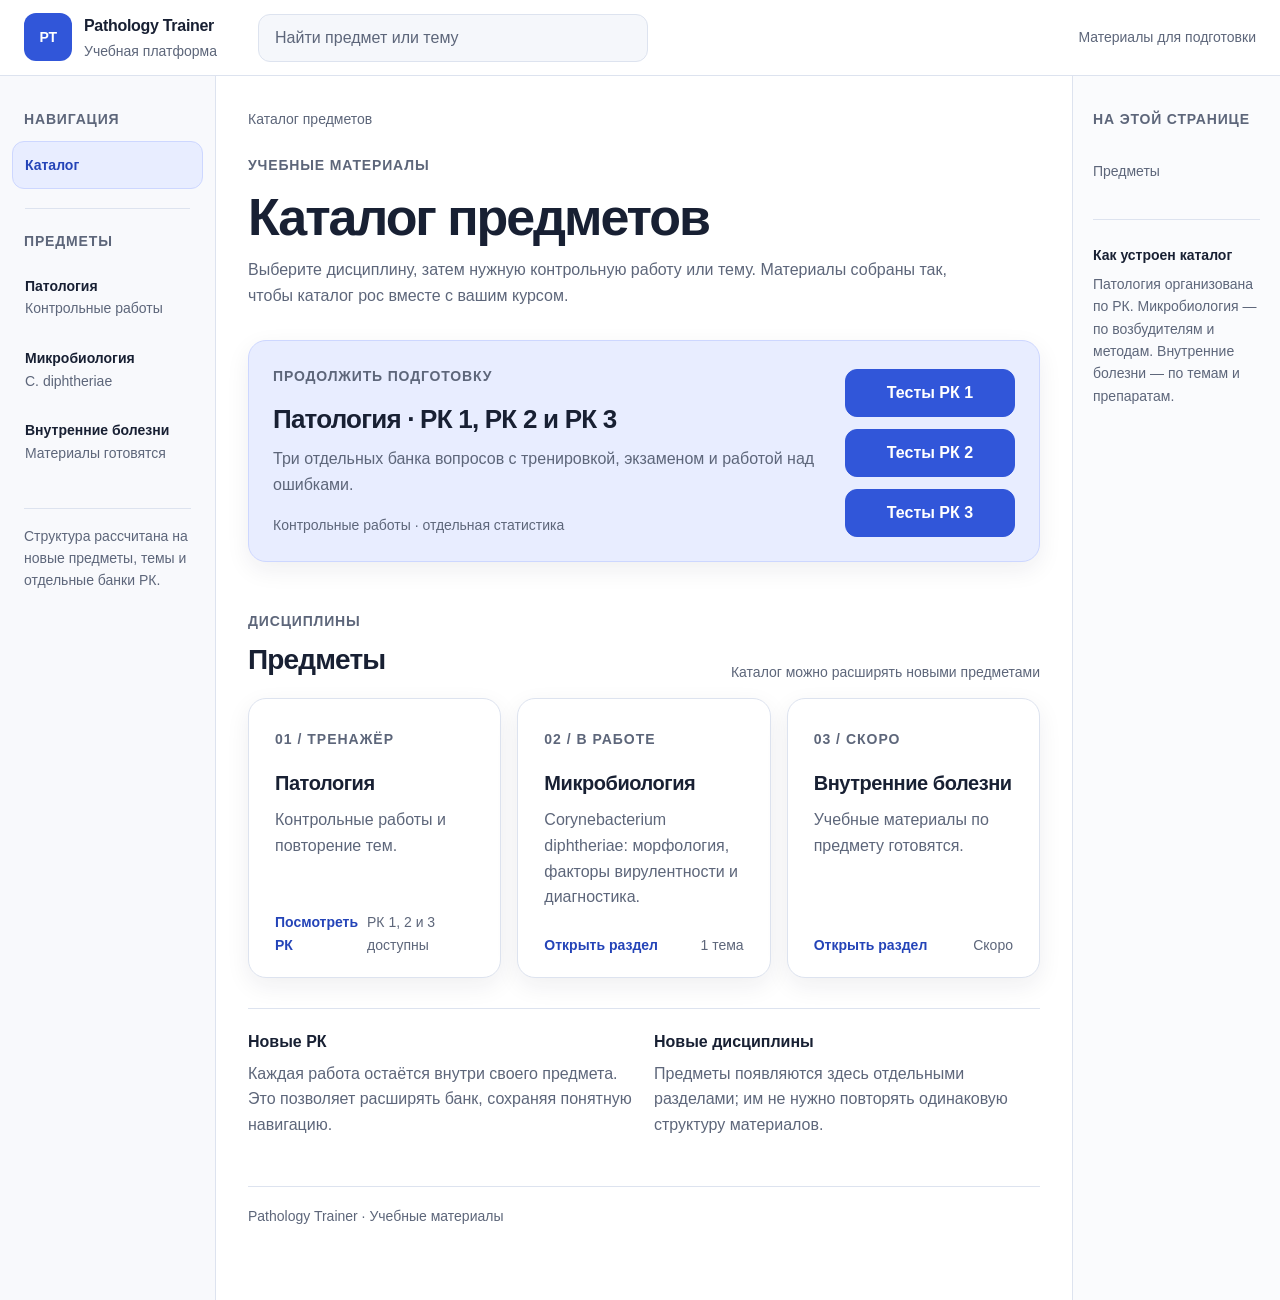
<file: index.html>
<!doctype html>
<html lang="ru">
<head>
  <meta charset="utf-8">
  <meta name="viewport" content="width=device-width, initial-scale=1">
  <meta name="theme-color" content="#F5F7FB">
  <meta name="color-scheme" content="light">
  <meta name="description" content="Учебные материалы по патологии, микробиологии и внутренним болезням. Тренировка, экзамен и работа над ошибками по патологии.">
  <meta name="robots" content="noindex, nofollow, noarchive">
  <meta name="referrer" content="no-referrer">
  <meta http-equiv="Content-Security-Policy" content="default-src 'self'; script-src 'self'; style-src 'self'; img-src 'self' data:; connect-src 'self'; worker-src 'self'; manifest-src 'self'; object-src 'none'; frame-src 'none'; media-src 'none'; base-uri 'none'; form-action 'none'">
  <link rel="manifest" href="manifest.webmanifest">
  <link rel="apple-touch-icon" href="icons/apple-touch-icon.png">
  <link rel="icon" href="icons/icon-192.png" sizes="192x192">
  <title>Pathology Trainer — учебные материалы</title>
  <link rel="stylesheet" href="css/catalog.css">
  <link rel="stylesheet" href="css/design-system.css">
  <link rel="stylesheet" href="css/unified.css">
</head>
<body>
  <div class="app">
    <header class="topbar">
      <button class="brand" type="button" data-view="catalog" aria-label="Открыть каталог предметов">
        <span class="brand-mark">PT</span>
        <span><span class="brand-name">Pathology Trainer</span><span class="brand-sub">Учебная платформа</span></span>
      </button>
      <div class="search-wrap">
        <input id="site-search" class="site-search" type="search" placeholder="Найти предмет или тему" aria-label="Поиск по предметам и темам" autocomplete="off">
        <div id="search-results" class="search-results" hidden></div>
      </div>
      <div class="topbar-note">Материалы для подготовки</div>
    </header>
    <aside class="sidebar" aria-label="Основная навигация">
      <div class="side-title">Навигация</div>
      <nav class="side-nav" aria-label="Разделы">
        <button class="side-item" type="button" data-view="catalog">Каталог</button>
      </nav>
      <div class="side-divider"></div>
      <div class="side-title">Предметы</div>
      <nav class="side-nav" aria-label="Предметы">
        <button class="side-item" type="button" data-view="pathology">Патология<small>Контрольные работы</small></button>
        <button class="side-item" type="button" data-view="micro">Микробиология<small>C. diphtheriae</small></button>
        <button class="side-item" type="button" data-view="internal">Внутренние болезни<small>Материалы готовятся</small></button>
      </nav>
      <div class="sidebar-note">Структура рассчитана на новые предметы, темы и отдельные банки РК.</div>
    </aside>
    <main class="main" id="main"><div class="main-inner" id="main-inner"></div></main>
    <aside class="rail" aria-label="Оглавление и справка"><div class="rail-inner" id="rail-inner"></div></aside>
  </div>
  <script src="js/catalog.js"></script>
  <script src="js/pwa.js"></script>
</body>
</html>
</file>
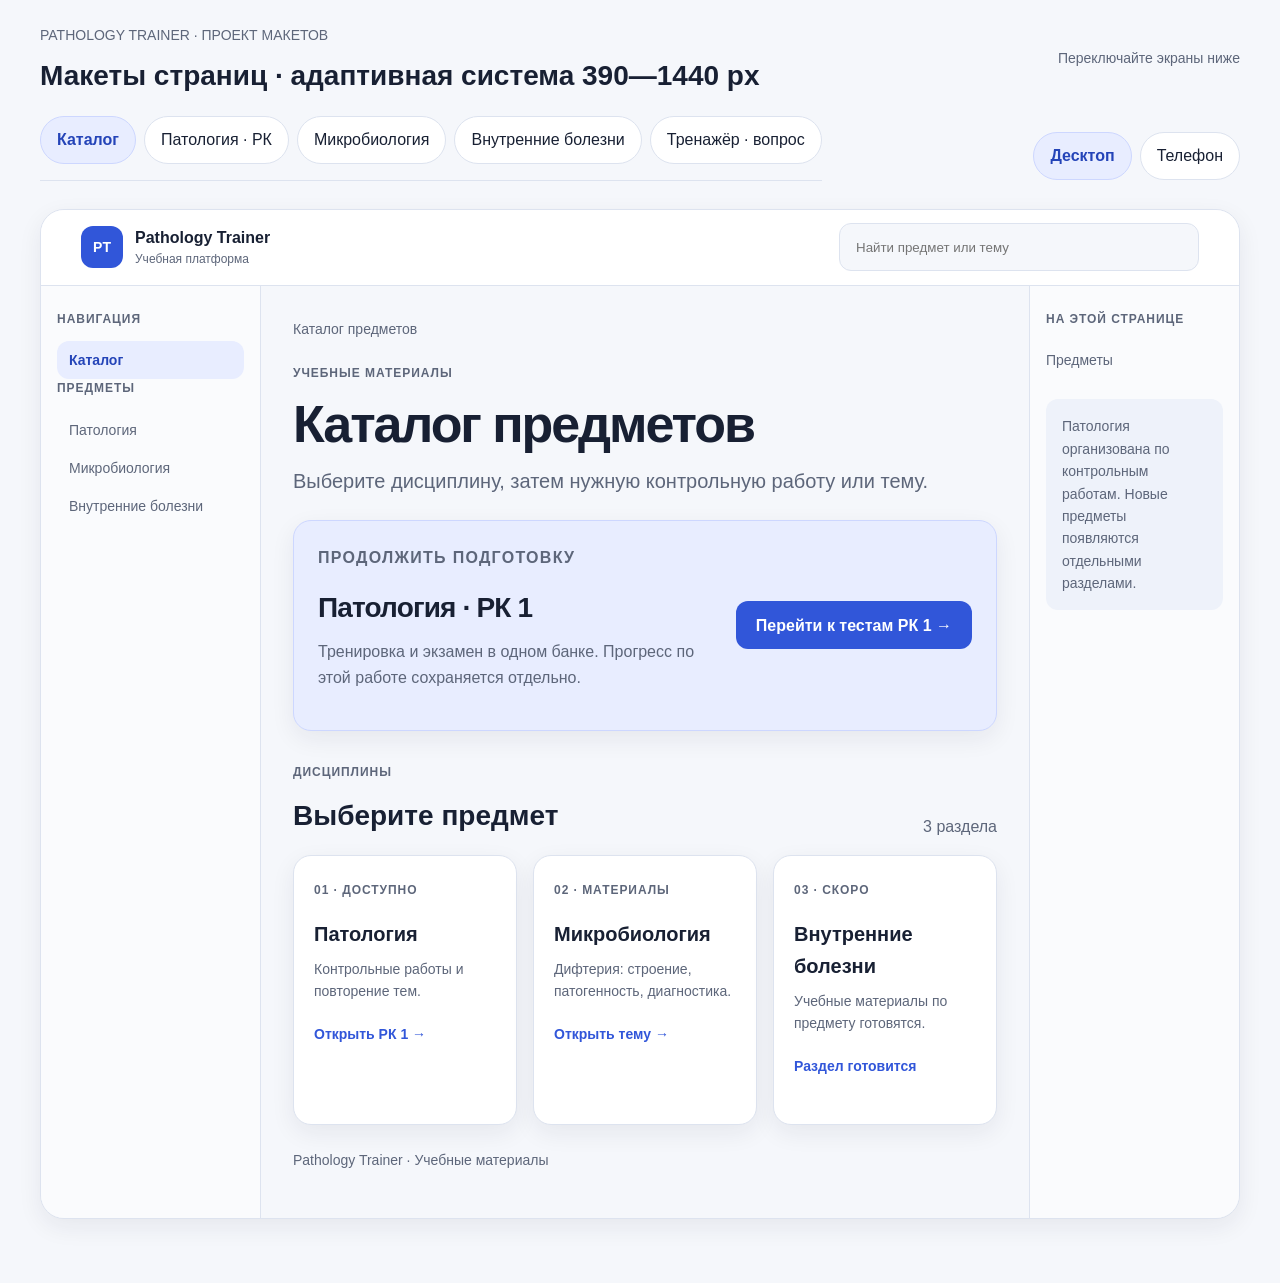
<file: mockups/index.html>
<!doctype html>
<html lang="ru">
<head>
  <meta charset="utf-8">
  <meta name="viewport" content="width=device-width,initial-scale=1">
  <title>Pathology Trainer — макеты страниц</title>
  <link rel="stylesheet" href="../css/design-system.css">
  <style>
    *{box-sizing:border-box} body{margin:0;background:var(--color-page);color:var(--color-ink);font:var(--weight-regular) var(--font-size-md)/var(--line-body) var(--font-sans)}
    button,a{font:inherit} button{cursor:pointer} a{color:inherit}.stage{max-width:var(--content-max);margin:auto;padding:var(--space-6) var(--page-gutter-desktop) 64px}
    .stage-head{display:flex;justify-content:space-between;align-items:center;gap:var(--space-5);margin-bottom:var(--space-6)}.stage-title{margin:0;font-size:var(--font-size-xl);line-height:var(--line-heading)}.stage-kicker{color:var(--color-muted);font-size:var(--font-size-sm)}
    .preview-toolbar{display:flex;align-items:center;justify-content:space-between;gap:var(--space-4);flex-wrap:wrap;margin-bottom:var(--space-3)}.screen-tabs{display:flex;gap:var(--space-2);overflow-x:auto;padding:0 0 var(--space-4);margin-bottom:var(--space-4);border-bottom:1px solid var(--color-line)}.screen-tab,.viewport-tab{min-height:var(--height-control);padding:0 var(--space-4);border:1px solid var(--color-line);border-radius:var(--radius-pill);background:var(--color-surface);white-space:nowrap;color:var(--color-ink)}.screen-tab[aria-selected=true],.viewport-tab[aria-selected=true]{color:var(--color-primary-dark);border-color:var(--color-primary-border);background:var(--color-primary-soft);font-weight:var(--weight-medium)}.viewport-picker{display:flex;gap:var(--space-2)}
    .canvas{min-height:760px;overflow:hidden;border:1px solid var(--color-line);border-radius:var(--radius-panel);background:var(--color-page);box-shadow:var(--shadow-card)}.mock-top{display:flex;align-items:center;justify-content:space-between;gap:var(--space-4);min-height:var(--height-catalog-header);padding:var(--space-3) var(--page-gutter-desktop);border-bottom:1px solid var(--color-line);background:var(--color-surface)}.brand{display:flex;align-items:center;gap:var(--space-3);font-weight:var(--weight-bold)}.mark{display:grid;place-items:center;width:42px;height:42px;border-radius:var(--radius-control);background:var(--color-primary);color:white;font-size:var(--font-size-sm)}.brand small{display:block;color:var(--color-muted);font-size:var(--font-size-xs);font-weight:var(--weight-regular)}.mock-search{width:min(360px,42vw);height:var(--height-control);padding:0 var(--space-4);border:1px solid var(--color-line);border-radius:var(--radius-control);background:var(--color-page);color:var(--color-muted)}
    .catalog-layout{display:grid;grid-template-columns:220px minmax(0,1fr) 210px;min-height:680px}.mock-sidebar,.mock-rail{padding:var(--space-6) var(--space-4);background:var(--color-surface-muted)}.mock-sidebar{border-right:1px solid var(--color-line)}.mock-rail{border-left:1px solid var(--color-line)}.navlabel,.eyebrow{color:var(--color-muted);font-size:var(--font-size-xs);font-weight:var(--weight-bold);letter-spacing:.08em;text-transform:uppercase}.navlabel{margin:0 0 var(--space-3)}.navitem{display:block;padding:var(--space-2) var(--space-3);border-radius:var(--radius-control);color:var(--color-muted);font-size:var(--font-size-sm)}.navitem.active{background:var(--color-primary-soft);color:var(--color-primary-dark);font-weight:var(--weight-medium)}.mock-main{min-width:0;padding:var(--space-8)}.crumb{margin-bottom:var(--space-6);color:var(--color-muted);font-size:var(--font-size-sm)}h1,h2,h3,p{margin-top:0}.mock-main h1{margin-bottom:var(--space-3);font-size:var(--font-size-display);line-height:var(--line-heading);letter-spacing:-.04em}.lead{max-width:720px;margin-bottom:var(--space-6);color:var(--color-muted);font-size:var(--font-size-lg);line-height:1.5}.feature,.panel,.feature-card,.subject-card,.mode-card,.notice,.question-card{border:1px solid var(--color-line);border-radius:var(--radius-card);background:var(--color-surface);box-shadow:var(--shadow-card)}.feature{display:flex;justify-content:space-between;align-items:center;gap:var(--space-6);padding:var(--space-6);background:var(--color-primary-soft);border-color:var(--color-primary-border)}.feature h2{margin:var(--space-2) 0;font-size:var(--font-size-xl)}.feature p,.muted{color:var(--color-muted)}.action{display:inline-flex;justify-content:center;align-items:center;min-height:var(--height-control);padding:0 var(--space-5);border:0;border-radius:var(--radius-control);background:var(--color-primary);color:#fff;text-decoration:none;font-weight:var(--weight-medium);white-space:nowrap}.action:hover{background:var(--color-primary-dark)}.section-head{display:flex;justify-content:space-between;align-items:end;gap:var(--space-4);margin:var(--space-8) 0 var(--space-4)}.section-head h2{margin:var(--space-1) 0 0;font-size:var(--font-size-xl)}.subject-grid,.mode-grid{display:grid;grid-template-columns:repeat(3,minmax(0,1fr));gap:var(--space-4)}.subject-card,.mode-card{padding:var(--space-5)}.subject-card h3,.mode-card h3{margin:var(--space-4) 0 var(--space-2);font-size:var(--font-size-lg)}.subject-card p,.mode-card p{margin-bottom:0;color:var(--color-muted)}.subject-card .card-meta{margin-top:var(--space-5);color:var(--color-primary);font-size:var(--font-size-sm);font-weight:var(--weight-medium)}.notice{margin:var(--space-6) 0;padding:var(--space-4);box-shadow:none;color:var(--color-muted)}.tabs{display:flex;gap:var(--space-2);overflow:auto;margin:var(--space-5) 0;padding-bottom:var(--space-2)}.tab{min-height:var(--height-control);padding:0 var(--space-4);border:1px solid var(--color-line);border-radius:var(--radius-pill);background:var(--color-surface)}.tab.active{border-color:var(--color-primary-border);background:var(--color-primary-soft);color:var(--color-primary-dark)}.panel{padding:var(--space-6)}.panel h2{margin:var(--space-2) 0;font-size:var(--font-size-xl)}.row{display:flex;gap:var(--space-4);padding:var(--space-4) 0;border-top:1px solid var(--color-line)}.row b{min-width:110px}.topic-grid{display:grid;grid-template-columns:1fr 1fr;gap:var(--space-4);margin-top:var(--space-5)}.topic{padding:var(--space-5);border:1px solid var(--color-line);border-radius:var(--radius-card);background:var(--color-surface)}.topic h3{margin-bottom:var(--space-2)}.topic p{margin:0;color:var(--color-muted)}.mock-rail .navitem{padding-inline:0}.mini-callout{margin-top:var(--space-5);padding:var(--space-4);border-radius:var(--radius-control);background:var(--color-surface-soft);color:var(--color-muted);font-size:var(--font-size-sm)}
    .trainer{max-width:1000px;margin:0 auto;padding:var(--space-6)}.trainer-head{position:sticky;top:0;display:flex;align-items:center;justify-content:space-between;gap:var(--space-4);min-height:64px;padding:var(--space-2) var(--space-5);background:var(--color-surface);border-bottom:1px solid var(--color-line);z-index:2}.trainer-head .mark{width:40px;height:40px}.trainer-head .brand{font-size:var(--font-size-sm)}.progress{height:8px;margin:var(--space-5) 0;background:var(--color-surface-soft);border-radius:var(--radius-pill)}.progress span{display:block;width:14%;height:100%;border-radius:inherit;background:var(--color-primary)}.question-card{max-width:760px;margin:var(--space-5) auto;padding:var(--space-6)}.question-card h2{margin:var(--space-5) 0;font-size:var(--font-size-xl);line-height:1.3}.answer{display:flex;align-items:center;gap:var(--space-3);min-height:var(--height-control-mobile);margin-top:var(--space-3);padding:var(--space-3) var(--space-4);border:1px solid var(--color-line);border-radius:var(--radius-control);background:var(--color-surface);text-align:left}.answer.selected{border-color:var(--color-primary);background:var(--color-primary-soft)}.letter{display:grid;place-items:center;width:32px;height:32px;flex:none;border-radius:var(--radius-control);background:var(--color-surface-soft);font-weight:var(--weight-medium)}.question-foot{display:flex;justify-content:space-between;gap:var(--space-3);margin-top:var(--space-5)}.secondary{min-height:var(--height-control);padding:0 var(--space-4);border:1px solid var(--color-line);border-radius:var(--radius-control);background:var(--color-surface);font-weight:var(--weight-medium)}.mobile-bottom{display:none}
    .view{display:none}.view.active{display:block}.footer-note{margin-top:var(--space-6);color:var(--color-muted);font-size:var(--font-size-sm)}.action{color:var(--color-surface)}
    @media(max-width:1100px){.catalog-layout{grid-template-columns:190px minmax(0,1fr)}.mock-rail{display:none}.subject-grid,.mode-grid{grid-template-columns:repeat(2,minmax(0,1fr))}.mock-main{padding:var(--space-6)}}
    @media(max-width:760px){.stage{padding:var(--space-4) var(--page-gutter-mobile) var(--space-8)}.stage-head{align-items:flex-start;flex-direction:column;margin-bottom:var(--space-4)}.stage-title{font-size:var(--font-size-lg)}.preview-toolbar{align-items:flex-start;flex-direction:column}.screen-tabs{margin:0 calc(-1 * var(--page-gutter-mobile)) var(--space-4);padding:0 var(--page-gutter-mobile) var(--space-3)}.canvas{min-height:850px;border-radius:var(--radius-card)}.canvas.mobile-preview{width:min(100%,390px)}.mock-top{position:sticky;top:0;z-index:3;display:grid;grid-template-columns:1fr auto;gap:var(--space-2);padding:var(--space-2) var(--page-gutter-mobile);min-height:auto}.brand .mark{width:38px;height:38px}.brand{font-size:var(--font-size-sm)}.brand small{display:none}.mock-search{grid-column:1/-1;width:100%;height:var(--height-control-mobile);font-size:var(--font-size-md)}.catalog-layout{display:block}.mock-sidebar{position:sticky;top:106px;z-index:2;display:flex;gap:var(--space-2);overflow:auto;padding:var(--space-2) var(--page-gutter-mobile);border-right:0;border-bottom:1px solid var(--color-line);background:var(--color-surface)}.navlabel,.mock-sidebar .navitem small{display:none}.navitem{flex:none;padding:var(--space-2) var(--space-3);border:1px solid transparent;white-space:nowrap}.mock-main{padding:var(--space-5) var(--page-gutter-mobile) var(--space-8)}.crumb{margin-bottom:var(--space-4)}.mock-main h1{font-size:clamp(36px,10vw,44px)}.lead{font-size:var(--font-size-md)}.feature{align-items:stretch;flex-direction:column;padding:var(--space-5)}.action{width:100%;min-height:var(--height-control-mobile);font-size:var(--font-size-md)}.section-head{align-items:flex-start;flex-direction:column;margin-top:var(--space-6)}.subject-grid,.mode-grid,.topic-grid{grid-template-columns:1fr}.subject-card{padding:var(--space-4)}.panel{padding:var(--space-5)}.row{display:block}.row b{display:block;margin-bottom:var(--space-1)}.trainer{padding:var(--space-3)}.trainer-head{min-height:var(--height-trainer-header-mobile);padding-inline:var(--page-gutter-mobile)}.question-card{padding:var(--space-5)}.question-card h2{font-size:var(--font-size-lg)}.question-foot{position:sticky;bottom:0;margin:var(--space-5) calc(-1 * var(--space-5)) calc(-1 * var(--space-5));padding:var(--space-3) var(--space-5) calc(var(--space-3) + env(safe-area-inset-bottom));background:rgba(255,255,255,.97);border-top:1px solid var(--color-line)}.question-foot .action{width:auto;flex:1}.desktop-crumb{display:none}}
    @media(max-width:760px){.canvas.desktop-preview .mock-top{display:flex;justify-content:space-between;padding:var(--space-3) var(--space-4)}.canvas.desktop-preview .brand small{display:block}.canvas.desktop-preview .mock-search{display:none}.canvas.desktop-preview .catalog-layout{display:grid;grid-template-columns:1fr 3fr}.canvas.desktop-preview .mock-sidebar{position:static;display:block;overflow:visible;padding:var(--space-4) var(--space-3);border-right:1px solid var(--color-line);border-bottom:0}.canvas.desktop-preview .mock-sidebar>div{display:block;margin-bottom:var(--space-4)}.canvas.desktop-preview .navlabel{display:block;writing-mode:initial;margin-bottom:var(--space-2)}.canvas.desktop-preview .mock-sidebar .navitem{display:block;overflow:visible;max-width:none;padding:var(--space-2);font-size:var(--font-size-xs);text-align:left;white-space:normal}.canvas.desktop-preview .mock-main{padding:var(--space-5)}.canvas.desktop-preview .mock-rail{display:none}.canvas.desktop-preview .feature{align-items:flex-start}.canvas.desktop-preview .feature .action{width:auto}.canvas.desktop-preview .subject-grid,.canvas.desktop-preview .topic-grid{grid-template-columns:1fr}.canvas.desktop-preview .row{display:flex}.canvas.desktop-preview .row b{margin:0}}
    @media(prefers-reduced-motion:reduce){*,*::before,*::after{scroll-behavior:auto!important;transition:none!important}}
    @media(max-width:760px){.mock-sidebar>div{display:contents}}
    @media(prefers-reduced-motion:reduce){*,*::before,*::after{scroll-behavior:auto!important;transition:none!important}}
  </style>
</head>
<body>
  <main class="stage">
    <header class="stage-head"><div><p class="stage-kicker">PATHOLOGY TRAINER · ПРОЕКТ МАКЕТОВ</p><h1 class="stage-title">Макеты страниц · адаптивная система 390—1440 px</h1></div><span class="stage-kicker">Переключайте экраны ниже</span></header>
    <div class="preview-toolbar"><nav class="screen-tabs" aria-label="Макеты страниц">
      <button class="screen-tab" aria-selected="true" data-screen="catalog">Каталог</button><button class="screen-tab" aria-selected="false" data-screen="pathology">Патология · РК</button><button class="screen-tab" aria-selected="false" data-screen="micro">Микробиология</button><button class="screen-tab" aria-selected="false" data-screen="internal">Внутренние болезни</button><button class="screen-tab" aria-selected="false" data-screen="trainer">Тренажёр · вопрос</button>
    </nav><div class="viewport-picker" aria-label="Размер макета"><button class="viewport-tab" aria-selected="true" data-viewport="desktop">Десктоп</button><button class="viewport-tab" aria-selected="false" data-viewport="mobile">Телефон</button></div></div>
    <section class="canvas desktop-preview">
      <div class="view active" id="catalog">
        <header class="mock-top"><div class="brand"><span class="mark">PT</span><span>Pathology Trainer<small>Учебная платформа</small></span></div><input class="mock-search" aria-label="Поиск" placeholder="Найти предмет или тему"></header>
        <div class="catalog-layout"><aside class="mock-sidebar"><div><p class="navlabel">Навигация</p><span class="navitem active">Каталог</span></div><div><p class="navlabel">Предметы</p><span class="navitem">Патология</span><span class="navitem">Микробиология</span><span class="navitem">Внутренние болезни</span></div></aside><article class="mock-main"><div class="crumb">Каталог предметов</div><p class="eyebrow">Учебные материалы</p><h1>Каталог предметов</h1><p class="lead">Выберите дисциплину, затем нужную контрольную работу или тему.</p><section class="feature"><div><p class="eyebrow">Продолжить подготовку</p><h2>Патология · РК 1</h2><p>Тренировка и экзамен в одном банке. Прогресс по этой работе сохраняется отдельно.</p></div><a class="action" href="#">Перейти к тестам РК 1 →</a></section><div class="section-head"><div><p class="eyebrow">Дисциплины</p><h2>Выберите предмет</h2></div><span class="muted">3 раздела</span></div><div class="subject-grid"><section class="subject-card"><span class="eyebrow">01 · Доступно</span><h3>Патология</h3><p>Контрольные работы и повторение тем.</p><div class="card-meta">Открыть РК 1 →</div></section><section class="subject-card"><span class="eyebrow">02 · Материалы</span><h3>Микробиология</h3><p>Дифтерия: строение, патогенность, диагностика.</p><div class="card-meta">Открыть тему →</div></section><section class="subject-card"><span class="eyebrow">03 · Скоро</span><h3>Внутренние болезни</h3><p>Учебные материалы по предмету готовятся.</p><div class="card-meta">Раздел готовится</div></section></div><p class="footer-note">Pathology Trainer · Учебные материалы</p></article><aside class="mock-rail"><p class="navlabel">На этой странице</p><span class="navitem">Предметы</span><div class="mini-callout">Патология организована по контрольным работам. Новые предметы появляются отдельными разделами.</div></aside></div>
      </div>
      <div class="view" id="pathology"><header class="mock-top"><div class="brand"><span class="mark">PT</span><span>Pathology Trainer<small>Патология</small></span></div><span class="stage-kicker">Каталог / Патология</span></header><div class="catalog-layout"><aside class="mock-sidebar"><div><p class="navlabel">Предметы</p><span class="navitem active">Патология</span><span class="navitem">Микробиология</span><span class="navitem">Внутренние болезни</span></div></aside><article class="mock-main"><div class="crumb">Каталог / Патология</div><p class="eyebrow">Контрольные работы</p><h1>Патология</h1><p class="lead">Выберите контрольную работу и режим подготовки.</p><div class="tabs"><button class="tab active">РК 1 · доступна</button><button class="tab">РК 2 · скоро</button><button class="tab">РК 3 · скоро</button></div><section class="panel"><p class="eyebrow">Контрольная работа 1</p><h2>Банк вопросов · 251</h2><p class="muted">Тренировка с разбором ответа, экзаменационный режим и возврат к ошибкам.</p><div class="row"><b>Тренировка</b><span class="muted">Сразу проверяйте ответ и разбирайте сложные вопросы.</span></div><div class="row"><b>Экзамен</b><span class="muted">Пройдите работу без подсказок и оцените результат.</span></div><div class="row"><b>Работа над ошибками</b><span class="muted">Повторите вопросы, в которых были затруднения.</span></div><p style="margin:var(--space-5) 0 0"><a class="action" href="#">Открыть тренажёр РК 1 →</a></p></section><p class="footer-note">Новые РК появятся здесь отдельными вкладками.</p></article><aside class="mock-rail"><p class="navlabel">Разделы</p><span class="navitem">РК 1</span></aside></div></div>
      <div class="view" id="micro"><header class="mock-top"><div class="brand"><span class="mark">PT</span><span>Pathology Trainer<small>Микробиология</small></span></div><span class="stage-kicker">Каталог / Микробиология</span></header><div class="catalog-layout"><aside class="mock-sidebar"><div><p class="navlabel">Предметы</p><span class="navitem">Патология</span><span class="navitem active">Микробиология</span><span class="navitem">Внутренние болезни</span></div></aside><article class="mock-main"><div class="crumb">Каталог / Микробиология</div><p class="eyebrow">Бактериология</p><h1>Corynebacterium diphtheriae</h1><p class="lead">Дифтерия: строение, факторы патогенности и лабораторная диагностика.</p><div class="notice">Учебный материал по теме собран в короткие блоки для повторения.</div><section class="panel"><p class="eyebrow">01 · Морфология</p><h2>Признаки возбудителя</h2><div class="topic-grid"><section class="topic"><h3>Форма и окраска</h3><p>Грамположительные полиморфные палочки.</p></section><section class="topic"><h3>Расположение</h3><p>Клетки располагаются под углом друг к другу, образуя V- и L-образные группы.</p></section></div></section><section class="panel" style="margin-top:var(--space-5)"><p class="eyebrow">02 · Патогенность</p><h2>Факторы вирулентности</h2><div class="row"><b>Экзотоксин</b><span class="muted">Нарушает синтез белка в клетках.</span></div><div class="row"><b>Адгезия</b><span class="muted">Помогает колонизации слизистой.</span></div></section><p class="footer-note">Материалы и формулировки сверяются с учебными источниками.</p></article><aside class="mock-rail"><p class="navlabel">На этой странице</p><span class="navitem">Морфология</span><span class="navitem">Вирулентность</span><span class="navitem">Диагностика</span></aside></div></div>
      <div class="view" id="internal"><header class="mock-top"><div class="brand"><span class="mark">PT</span><span>Pathology Trainer<small>Внутренние болезни</small></span></div><span class="stage-kicker">Каталог / Внутренние болезни</span></header><div class="catalog-layout"><aside class="mock-sidebar"><div><p class="navlabel">Предметы</p><span class="navitem">Патология</span><span class="navitem">Микробиология</span><span class="navitem active">Внутренние болезни</span></div></aside><article class="mock-main"><div class="crumb">Каталог / Внутренние болезни</div><p class="eyebrow">Учебный раздел</p><h1>Внутренние болезни</h1><p class="lead">Будущий раздел для клинических тем и материалов к экзамену.</p><section class="feature"><div><p class="eyebrow">Раздел готовится</p><h2>Материалы появятся здесь</h2><p>Темы и клинические случаи добавятся в общий каталог, когда будут готовы.</p></div><span class="action" style="background:var(--color-ink);cursor:default">Скоро</span></section></article><aside class="mock-rail"><p class="navlabel">Обновления</p><div class="mini-callout">Новые материалы появятся в этом разделе.</div></aside></div></div>
      <div class="view" id="trainer"><header class="trainer-head"><div class="brand"><span class="mark">PT</span><span>Pathology Trainer<small>РК №1 · вопрос 1 из 251</small></span></div><button class="secondary">Выйти</button></header><div class="trainer"><p class="crumb desktop-crumb">← Патология / РК 1 / Тренировка</p><div class="progress" aria-label="Прогресс 1 из 251"><span></span></div><div style="display:flex;justify-content:space-between;gap:var(--space-3);color:var(--color-muted);font-size:var(--font-size-sm)"><span>Вопрос 1 из 251</span><span>0 отвечено</span></div><section class="question-card"><p class="eyebrow">Типовые патологические процессы</p><h2>Типовые патологические процессы характеризуются тем, что:</h2><button class="answer"><span class="letter">А</span><span>Возникают под действием одинаковых причин</span></button><button class="answer"><span class="letter">Б</span><span>Состоят только из патологических реакций</span></button><button class="answer selected"><span class="letter">В</span><span>Протекают стереотипно у разных видов живых существ</span></button><button class="answer"><span class="letter">Г</span><span>Все ответы правильные</span></button><div class="question-foot"><button class="secondary">Пропустить</button><button class="action">Проверить ответ →</button></div><p class="footer-note">Ответ пока не проверен · правильность откроется после проверки</p></section></div></div>
    </section>
  </main>
  <script>
    const buttons=[...document.querySelectorAll('.screen-tab')];
    buttons.forEach(button=>button.addEventListener('click',()=>{buttons.forEach(item=>item.setAttribute('aria-selected',String(item===button)));document.querySelectorAll('.view').forEach(view=>view.classList.toggle('active',view.id===button.dataset.screen));}));
    const canvas=document.querySelector('.canvas');
    document.querySelectorAll('.viewport-tab').forEach(button=>button.addEventListener('click',()=>{document.querySelectorAll('.viewport-tab').forEach(item=>item.setAttribute('aria-selected',String(item===button)));canvas.classList.toggle('desktop-preview',button.dataset.viewport==='desktop');canvas.classList.toggle('mobile-preview',button.dataset.viewport==='mobile');}));
    document.querySelectorAll('.answer').forEach(button=>button.addEventListener('click',()=>{document.querySelectorAll('.answer').forEach(item=>item.classList.toggle('selected',item===button));}));
  </script>
</body>
</html>
</file>
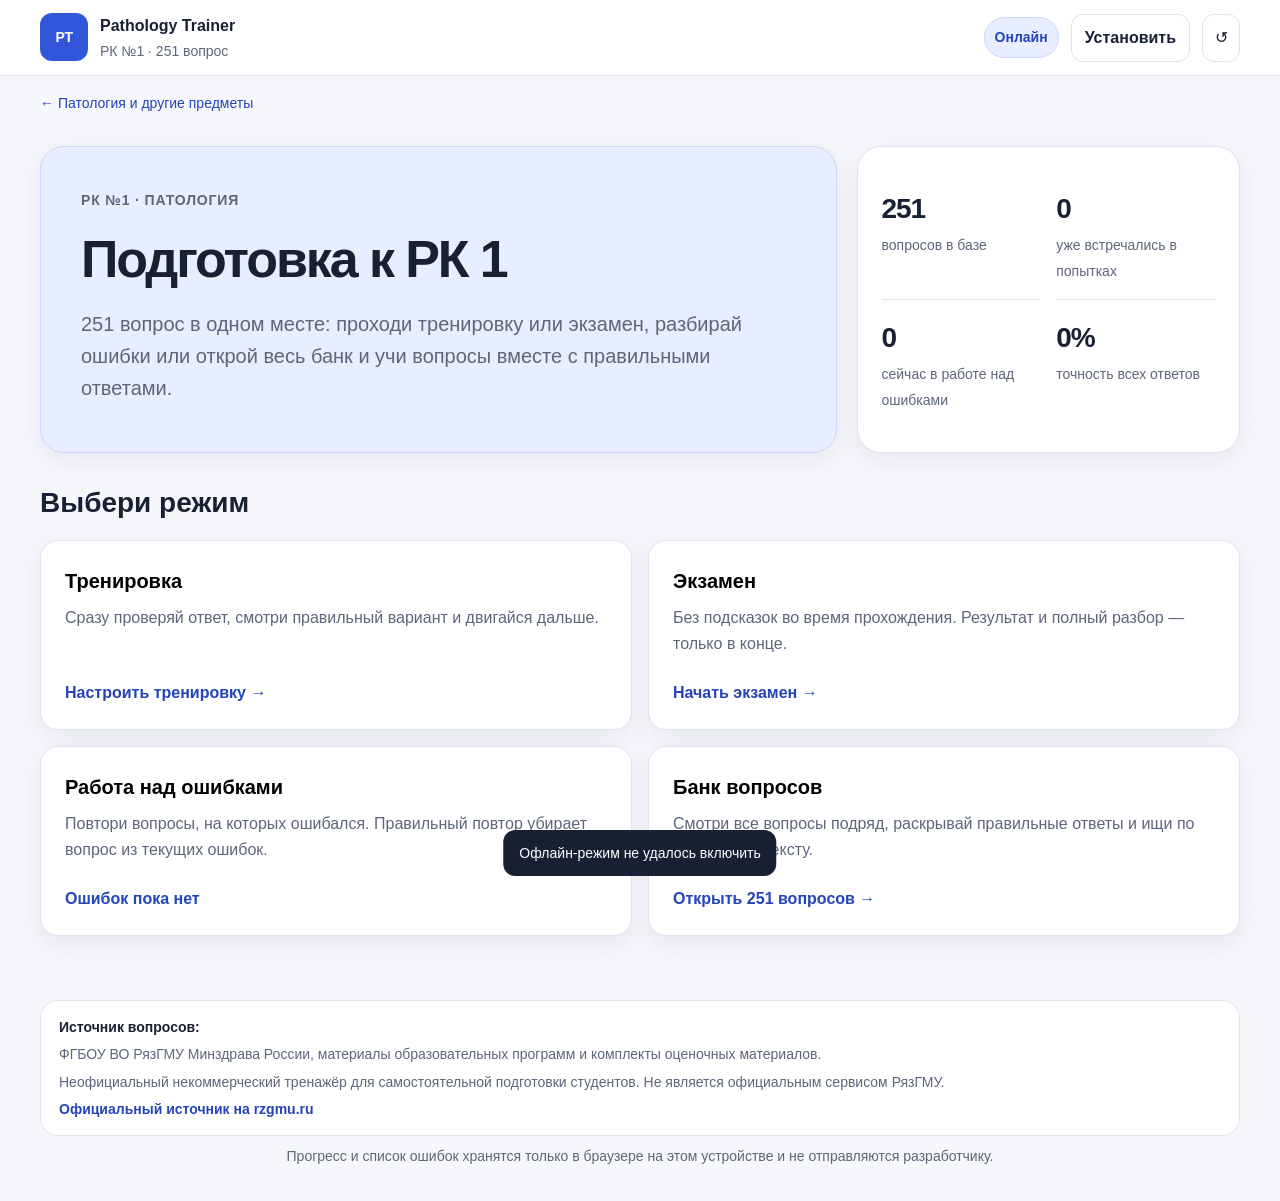
<file: rk1.html>
<!doctype html>
<html lang="ru">
<head>
  <meta charset="utf-8" />
  <meta name="viewport" content="width=device-width, initial-scale=1, viewport-fit=cover" />
  <meta name="theme-color" content="#F5F7FB" />
  <meta name="color-scheme" content="light" />
  <meta name="description" content="Неофициальный некоммерческий учебный тренажёр по патологии: тренировка, экзамен и работа над ошибками." />
  <meta name="robots" content="noindex, nofollow, noarchive" />
  <meta name="referrer" content="no-referrer" />
  <meta http-equiv="Content-Security-Policy" content="default-src 'self'; script-src 'self'; style-src 'self' 'unsafe-inline'; img-src 'self' data:; connect-src 'self'; worker-src 'self'; manifest-src 'self'; object-src 'none'; frame-src 'none'; media-src 'none'; base-uri 'none'; form-action 'none'" />
  <meta name="apple-mobile-web-app-capable" content="yes" />
  <meta name="apple-mobile-web-app-status-bar-style" content="default" />
  <meta name="apple-mobile-web-app-title" content="Патология" />
  <title>Pathology Trainer — РК №1</title>
  <link rel="manifest" href="manifest.webmanifest" />
  <link rel="apple-touch-icon" href="icons/apple-touch-icon.png" />
  <link rel="icon" href="icons/icon-192.png" sizes="192x192" />
  <link rel="stylesheet" href="css/app.css" />
  <link rel="stylesheet" href="css/design-system.css" />
  <link rel="stylesheet" href="css/unified.css" />
</head>
<body>
  <header class="topbar">
    <button class="brand" id="brandButton" type="button" aria-label="На главную">
      <span class="brand-mark">PT</span>
      <span><strong>Pathology Trainer</strong><small>РК №1 · 251 вопрос</small></span>
    </button>
    <div class="top-actions">
      <span class="network-pill" id="networkPill" aria-live="polite">Онлайн</span>
      <button class="install-button" id="installButton" type="button">Установить</button>
      <button class="icon-button" id="resetButton" type="button" title="Сбросить прогресс" aria-label="Сбросить прогресс">↺</button>
    </div>
  </header>

  <nav class="catalog-return" aria-label="Навигация по предметам"><a href="./#pathology">← Патология и другие предметы</a></nav>

  <main id="app" class="app-shell" aria-live="polite"></main>

  <footer class="footer">
    <div class="source-notice">
      <strong>Источник вопросов:</strong> ФГБОУ ВО РязГМУ Минздрава России, материалы образовательных программ и комплекты оценочных материалов.
      <span>Неофициальный некоммерческий тренажёр для самостоятельной подготовки студентов. Не является официальным сервисом РязГМУ.</span>
      <a href="https://www.rzgmu.ru/sveden/education/eduop/" target="_blank" rel="noopener noreferrer external">Официальный источник на rzgmu.ru</a>
    </div>
    <div class="footer-meta">Прогресс и список ошибок хранятся только в браузере на этом устройстве и не отправляются разработчику.</div>
  </footer>

  <div class="toast" id="toast" role="status" aria-live="polite"></div>

  <dialog class="install-dialog" id="installDialog">
    <div class="dialog-head">
      <strong>Установить как приложение</strong>
      <button class="dialog-close" id="closeInstallDialog" type="button" aria-label="Закрыть">×</button>
    </div>
    <div id="installDialogBody" class="dialog-body"></div>
  </dialog>

  <script src="data/questions.js"></script>
  <script src="js/app.js"></script>
  <script src="js/pwa.js"></script>
</body>
</html>
</file>
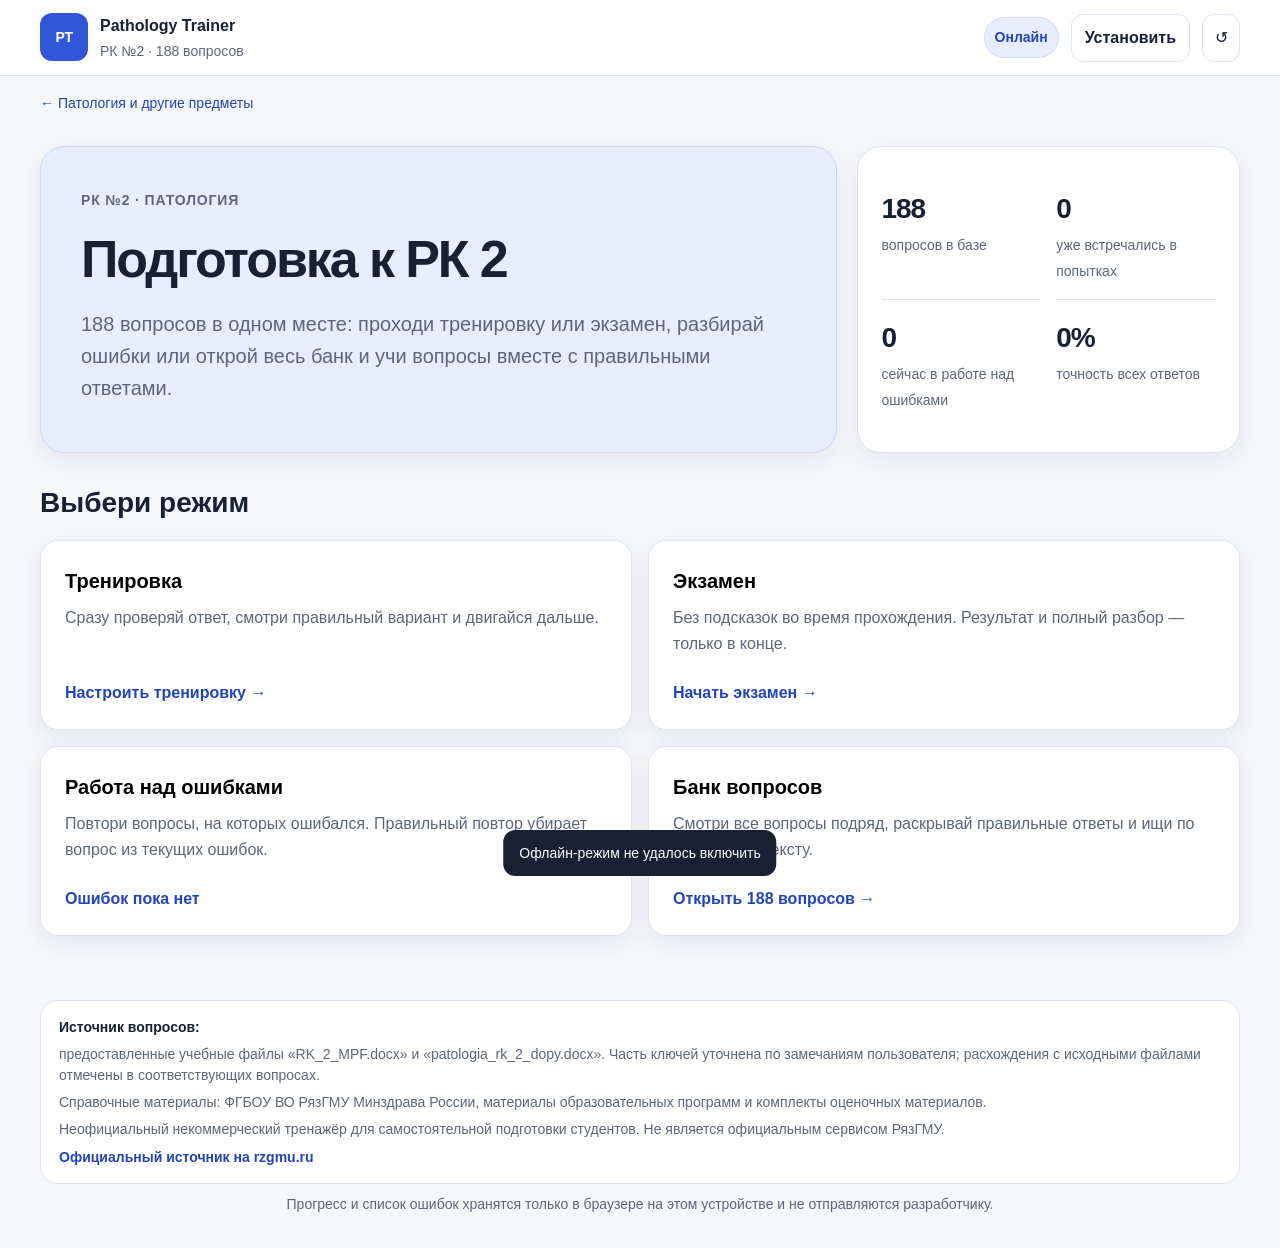
<file: rk2.html>
<!doctype html>
<html lang="ru">
<head>
  <meta charset="utf-8" />
  <meta name="viewport" content="width=device-width, initial-scale=1, viewport-fit=cover" />
  <meta name="theme-color" content="#F5F7FB" />
  <meta name="color-scheme" content="light" />
  <meta name="description" content="Неофициальный некоммерческий учебный тренажёр по патологии: тренировка, экзамен и работа над ошибками." />
  <meta name="robots" content="noindex, nofollow, noarchive" />
  <meta name="referrer" content="no-referrer" />
  <meta http-equiv="Content-Security-Policy" content="default-src 'self'; script-src 'self'; style-src 'self' 'unsafe-inline'; img-src 'self' data:; connect-src 'self'; worker-src 'self'; manifest-src 'self'; object-src 'none'; frame-src 'none'; media-src 'none'; base-uri 'none'; form-action 'none'" />
  <meta name="apple-mobile-web-app-capable" content="yes" />
  <meta name="apple-mobile-web-app-status-bar-style" content="default" />
  <meta name="apple-mobile-web-app-title" content="Патология" />
  <title>Pathology Trainer — РК №2</title>
  <link rel="manifest" href="manifest.webmanifest" />
  <link rel="apple-touch-icon" href="icons/apple-touch-icon.png" />
  <link rel="icon" href="icons/icon-192.png" sizes="192x192" />
  <link rel="stylesheet" href="css/app.css" />
  <link rel="stylesheet" href="css/design-system.css" />
  <link rel="stylesheet" href="css/unified.css" />
</head>
<body>
  <header class="topbar">
    <button class="brand" id="brandButton" type="button" aria-label="На главную">
      <span class="brand-mark">PT</span>
      <span><strong>Pathology Trainer</strong><small>РК №2 · 188 вопросов</small></span>
    </button>
    <div class="top-actions">
      <span class="network-pill" id="networkPill" aria-live="polite">Онлайн</span>
      <button class="install-button" id="installButton" type="button">Установить</button>
      <button class="icon-button" id="resetButton" type="button" title="Сбросить прогресс" aria-label="Сбросить прогресс">↺</button>
    </div>
  </header>

  <nav class="catalog-return" aria-label="Навигация по предметам"><a href="./#pathology">← Патология и другие предметы</a></nav>

  <main id="app" class="app-shell" aria-live="polite"></main>

  <footer class="footer">
    <div class="source-notice">
      <strong>Источник вопросов:</strong> предоставленные учебные файлы «RK_2_MPF.docx» и «patologia_rk_2_dopy.docx». Часть ключей уточнена по замечаниям пользователя; расхождения с исходными файлами отмечены в соответствующих вопросах.
      <span>Справочные материалы: ФГБОУ ВО РязГМУ Минздрава России, материалы образовательных программ и комплекты оценочных материалов.</span>
      <span>Неофициальный некоммерческий тренажёр для самостоятельной подготовки студентов. Не является официальным сервисом РязГМУ.</span>
      <a href="https://www.rzgmu.ru/sveden/education/eduop/" target="_blank" rel="noopener noreferrer external">Официальный источник на rzgmu.ru</a>
    </div>
    <div class="footer-meta">Прогресс и список ошибок хранятся только в браузере на этом устройстве и не отправляются разработчику.</div>
  </footer>

  <div class="toast" id="toast" role="status" aria-live="polite"></div>

  <dialog class="install-dialog" id="installDialog">
    <div class="dialog-head">
      <strong>Установить как приложение</strong>
      <button class="dialog-close" id="closeInstallDialog" type="button" aria-label="Закрыть">×</button>
    </div>
    <div id="installDialogBody" class="dialog-body"></div>
  </dialog>

  <script src="data/rk2-questions.js"></script>
  <script src="js/app.js"></script>
  <script src="js/pwa.js"></script>
</body>
</html>
</file>
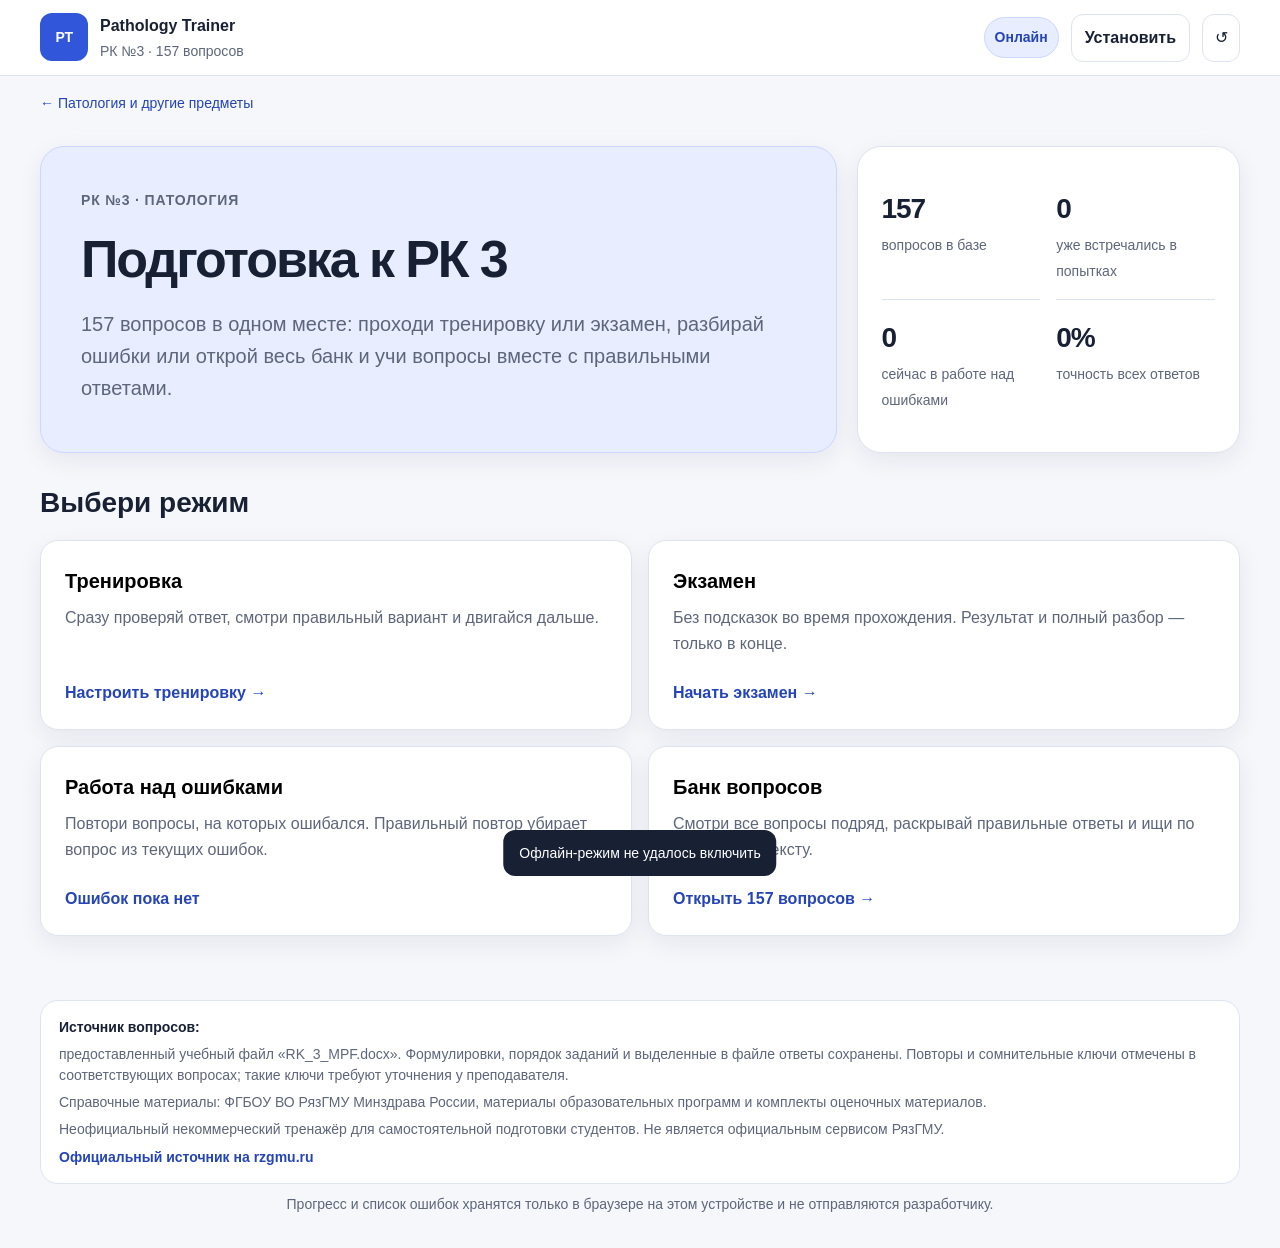
<file: rk3.html>
<!doctype html>
<html lang="ru">
<head>
  <meta charset="utf-8" />
  <meta name="viewport" content="width=device-width, initial-scale=1, viewport-fit=cover" />
  <meta name="theme-color" content="#F5F7FB" />
  <meta name="color-scheme" content="light" />
  <meta name="description" content="Неофициальный некоммерческий учебный тренажёр по патологии: тренировка, экзамен и работа над ошибками." />
  <meta name="robots" content="noindex, nofollow, noarchive" />
  <meta name="referrer" content="no-referrer" />
  <meta http-equiv="Content-Security-Policy" content="default-src 'self'; script-src 'self'; style-src 'self' 'unsafe-inline'; img-src 'self' data:; connect-src 'self'; worker-src 'self'; manifest-src 'self'; object-src 'none'; frame-src 'none'; media-src 'none'; base-uri 'none'; form-action 'none'" />
  <meta name="apple-mobile-web-app-capable" content="yes" />
  <meta name="apple-mobile-web-app-status-bar-style" content="default" />
  <meta name="apple-mobile-web-app-title" content="Патология" />
  <title>Pathology Trainer — РК №3</title>
  <link rel="manifest" href="manifest.webmanifest" />
  <link rel="apple-touch-icon" href="icons/apple-touch-icon.png" />
  <link rel="icon" href="icons/icon-192.png" sizes="192x192" />
  <link rel="stylesheet" href="css/app.css" />
  <link rel="stylesheet" href="css/design-system.css" />
  <link rel="stylesheet" href="css/unified.css" />
</head>
<body>
  <header class="topbar">
    <button class="brand" id="brandButton" type="button" aria-label="На главную">
      <span class="brand-mark">PT</span>
      <span><strong>Pathology Trainer</strong><small>РК №3 · 157 вопросов</small></span>
    </button>
    <div class="top-actions">
      <span class="network-pill" id="networkPill" aria-live="polite">Онлайн</span>
      <button class="install-button" id="installButton" type="button">Установить</button>
      <button class="icon-button" id="resetButton" type="button" title="Сбросить прогресс" aria-label="Сбросить прогресс">↺</button>
    </div>
  </header>

  <nav class="catalog-return" aria-label="Навигация по предметам"><a href="./#pathology">← Патология и другие предметы</a></nav>

  <main id="app" class="app-shell" aria-live="polite"></main>

  <footer class="footer">
    <div class="source-notice">
      <strong>Источник вопросов:</strong> предоставленный учебный файл «RK_3_MPF.docx». Формулировки, порядок заданий и выделенные в файле ответы сохранены. Повторы и сомнительные ключи отмечены в соответствующих вопросах; такие ключи требуют уточнения у преподавателя.
      <span>Справочные материалы: ФГБОУ ВО РязГМУ Минздрава России, материалы образовательных программ и комплекты оценочных материалов.</span>
      <span>Неофициальный некоммерческий тренажёр для самостоятельной подготовки студентов. Не является официальным сервисом РязГМУ.</span>
      <a href="https://www.rzgmu.ru/sveden/education/eduop/" target="_blank" rel="noopener noreferrer external">Официальный источник на rzgmu.ru</a>
    </div>
    <div class="footer-meta">Прогресс и список ошибок хранятся только в браузере на этом устройстве и не отправляются разработчику.</div>
  </footer>

  <div class="toast" id="toast" role="status" aria-live="polite"></div>

  <dialog class="install-dialog" id="installDialog">
    <div class="dialog-head">
      <strong>Установить как приложение</strong>
      <button class="dialog-close" id="closeInstallDialog" type="button" aria-label="Закрыть">×</button>
    </div>
    <div id="installDialogBody" class="dialog-body"></div>
  </dialog>

  <script src="data/rk3-questions.js"></script>
  <script src="js/app.js"></script>
  <script src="js/pwa.js"></script>
</body>
</html>
</file>
<file: css/catalog.css>
:root {
      color-scheme: light;
      --paper: #f3f4ef;
      --surface: #fffefa;
      --ink: #21312e;
      --muted: #697672;
      --line: #dce1d9;
      --green: #315d50;
      --green-dark: #23483e;
      --green-pale: #e8efea;
      --clay: #a7694b;
      --clay-pale: #f4ece6;
      --blue: #56728a;
      --blue-pale: #ebf0f4;
      --serif: Georgia, "Times New Roman", serif;
      --sans: "Segoe UI", Arial, sans-serif;
    }
    * { box-sizing: border-box; }
    html { scroll-behavior: smooth; }
    body { margin: 0; background: var(--paper); color: var(--ink); font-family: var(--sans); font-size: 15px; }
    button, input { font: inherit; }
    button { cursor: pointer; }
    a { color: inherit; }
    a:focus-visible, button:focus-visible, input:focus-visible, summary:focus-visible { outline: 3px solid #99b8a7; outline-offset: 3px; }
    .app { display: grid; grid-template-columns: 228px minmax(0, 1fr) 248px; grid-template-rows: 70px minmax(calc(100vh - 70px), auto); min-height: 100vh; max-width: 1800px; margin: auto; background: var(--surface); box-shadow: 0 0 0 1px var(--line); }
    .topbar { grid-column: 1 / -1; display: flex; align-items: center; gap: 30px; position: sticky; top: 0; z-index: 10; padding: 0 28px; border-bottom: 1px solid var(--line); background: rgba(255,254,250,.97); backdrop-filter: blur(10px); }
    .brand { flex: 0 0 200px; display: flex; align-items: center; gap: 10px; text-align: left; border: 0; padding: 0; background: transparent; color: var(--ink); }
    .brand-mark { display: grid; place-items: center; width: 34px; height: 34px; border-radius: 5px; background: var(--green); color: white; font-size: 12px; font-weight: 800; letter-spacing: -.5px; }
    .brand-name { display: block; font-size: 15px; font-weight: 750; letter-spacing: -.3px; }
    .brand-sub { display: block; margin-top: 1px; color: var(--muted); font-size: 11px; }
    .search-wrap { position: relative; width: min(390px, 100%); }
    .site-search { width: 100%; height: 37px; border: 1px solid var(--line); border-radius: 6px; padding: 0 12px; background: #f8f9f5; color: var(--ink); font-size: 13px; }
    .site-search::placeholder { color: #86918d; }
    .search-results { position: absolute; top: calc(100% + 7px); left: 0; right: 0; z-index: 20; padding: 6px; border: 1px solid var(--line); border-radius: 8px; background: white; box-shadow: 0 18px 45px #1d30271e; }
    .search-results[hidden] { display: none; }
    .search-result { display: block; width: 100%; padding: 10px; border: 0; border-radius: 4px; background: white; text-align: left; color: var(--ink); }
    .search-result:hover { background: var(--green-pale); }
    .search-result strong { display: block; font-size: 13px; }
    .search-result small { display: block; margin-top: 3px; color: var(--muted); font-size: 11px; }
    .search-empty { padding: 13px 10px; color: var(--muted); font-size: 12px; }
    .topbar-note { margin-left: auto; color: var(--muted); font-size: 12px; white-space: nowrap; }
    .sidebar { grid-column: 1; grid-row: 2; padding: 30px 14px 22px; border-right: 1px solid var(--line); background: #f9faf6; }
    .side-title, .rail-title, .eyebrow { color: #6a7e74; font-size: 10px; font-weight: 800; letter-spacing: 1.25px; text-transform: uppercase; }
    .side-title { margin: 0 13px 11px; }
    .side-nav { display: grid; gap: 4px; }
    .side-item { display: block; width: 100%; min-height: 43px; padding: 10px 12px; border: 0; border-left: 3px solid transparent; border-radius: 0 5px 5px 0; background: transparent; text-align: left; color: #465852; font-size: 13px; font-weight: 600; line-height: 1.3; }
    .side-item:hover { background: #eef2eb; }
    .side-item[aria-current="page"] { border-left-color: var(--green); background: var(--green-pale); color: var(--green-dark); }
    .side-item small { display: block; margin-top: 3px; color: #7e8a84; font-size: 11px; font-weight: 400; }
    .side-divider { height: 1px; margin: 19px 13px 21px; background: var(--line); }
    .sidebar-note { margin: 32px 12px 0; padding-top: 17px; border-top: 1px solid var(--line); color: #7d8981; font-size: 11px; line-height: 1.55; }
    .main { grid-column: 2; grid-row: 2; min-width: 0; padding: 41px 48px 72px; }
    .main-inner { max-width: 940px; margin: 0 auto; }
    .rail { grid-column: 3; grid-row: 2; border-left: 1px solid var(--line); padding: 33px 22px; background: #fbfcf9; }
    .rail-inner { position: sticky; top: 105px; }
    .rail-title { margin-bottom: 17px; }
    .rail-link { display: block; width: 100%; padding: 9px 0; border: 0; background: transparent; text-align: left; color: #54645e; font-size: 12px; line-height: 1.4; }
    .rail-link:hover { color: var(--green); text-decoration: underline; }
    .rail-rule { height: 1px; margin: 24px 0; background: var(--line); }
    .rail-note { color: var(--muted); font-size: 12px; line-height: 1.6; }
    .rail-note b { display: block; margin-bottom: 6px; color: var(--ink); font-size: 12px; }
    .breadcrumb { margin-bottom: 29px; color: var(--muted); font-size: 12px; }
    .breadcrumb button { border: 0; padding: 0; background: transparent; color: var(--muted); font-size: inherit; }
    .breadcrumb button:hover { color: var(--green); text-decoration: underline; }
    .breadcrumb span { padding: 0 8px; color: #a9b4aa; }
    .page-head { margin-bottom: 31px; }
    .page-head h1 { max-width: 790px; margin: 11px 0 11px; font-family: var(--serif); font-size: clamp(31px, 3.2vw, 45px); font-weight: 500; letter-spacing: -1.4px; line-height: 1.14; }
    .page-head p { max-width: 700px; margin: 0; color: var(--muted); font-size: 15px; line-height: 1.62; }
    .section-heading { display: flex; align-items: end; justify-content: space-between; gap: 18px; margin: 39px 0 15px; }
    .section-heading h2 { margin: 6px 0 0; font-family: var(--serif); font-size: 26px; font-weight: 500; letter-spacing: -.6px; }
    .section-heading small { color: var(--muted); font-size: 12px; }
    .feature { display: grid; grid-template-columns: minmax(0,1fr) 170px; gap: 24px; padding: 25px 28px; border: 1px solid #cbd9d0; border-radius: 7px; background: #edf3ed; }
    .feature h2 { margin: 11px 0 6px; font-family: var(--serif); font-size: 26px; font-weight: 500; letter-spacing: -.6px; }
    .feature p { max-width: 610px; margin: 0; color: #53675d; font-size: 13px; line-height: 1.55; }
    .feature-meta { margin-top: 17px; color: #526b5e; font-size: 12px; }
    .feature-action { align-self: end; }
    .btn-primary, .btn-secondary { display: inline-flex; justify-content: center; align-items: center; min-height: 38px; padding: 0 15px; border-radius: 5px; font-size: 12px; font-weight: 700; white-space: nowrap; }
    .btn-primary { border: 1px solid var(--green); background: var(--green); color: #fff; }
    .btn-primary:hover { background: var(--green-dark); }
    .btn-secondary { border: 1px solid #becdc2; background: #fffefa; color: var(--green-dark); }
    .btn-secondary:hover { background: var(--green-pale); }
    .subject-grid { display: grid; grid-template-columns: repeat(3, minmax(0,1fr)); gap: 14px; }
    .subject-card { display: flex; flex-direction: column; min-height: 252px; overflow: hidden; border: 1px solid var(--line); border-radius: 7px; background: #fff; text-align: left; color: var(--ink); transition: transform .18s ease, box-shadow .18s ease, border-color .18s ease; }
    .subject-card:hover { transform: translateY(-2px); border-color: #b7c9bb; box-shadow: 0 11px 26px #213a2b12; }
    .subject-card .card-top { height: 6px; background: var(--green); }
    .subject-card.micro .card-top { background: var(--blue); }
    .subject-card.internal .card-top { background: var(--clay); }
    .subject-card .card-body { display: flex; flex: 1; flex-direction: column; padding: 19px 19px 17px; }
    .card-index { color: #819087; font-size: 11px; font-weight: 700; letter-spacing: 1px; }
    .subject-card h3 { margin: 17px 0 8px; font-family: var(--serif); font-size: 23px; font-weight: 500; letter-spacing: -.45px; }
    .subject-card p { margin: 0; color: var(--muted); font-size: 12px; line-height: 1.55; }
    .card-footer { display: flex; align-items: center; justify-content: space-between; gap: 8px; margin-top: auto; padding-top: 24px; color: var(--green); font-size: 12px; font-weight: 700; }
    .card-footer small { color: #87938c; font-size: 11px; font-weight: 400; }
    .catalog-note { display: grid; grid-template-columns: 1fr 1fr; gap: 20px; margin-top: 30px; padding: 20px 0 0; border-top: 1px solid var(--line); }
    .catalog-note b { display: block; margin-bottom: 6px; font-size: 13px; }
    .catalog-note p { margin: 0; color: var(--muted); font-size: 12px; line-height: 1.6; }
    .page-actions { display: flex; flex-wrap: wrap; align-items: center; gap: 10px; margin-top: 23px; }
    .chip { display: inline-block; padding: 6px 9px; border-radius: 4px; background: var(--green-pale); color: var(--green-dark); font-size: 11px; font-weight: 700; }
    .chip.clay { background: var(--clay-pale); color: #80563d; }
    .chip.blue { background: var(--blue-pale); color: #3d647c; }
    .tabs { display: flex; gap: 5px; overflow-x: auto; border-bottom: 1px solid var(--line); }
    .tab { flex: none; padding: 11px 15px 12px; border: 0; border-bottom: 2px solid transparent; background: transparent; color: var(--muted); font-size: 13px; font-weight: 600; }
    .tab:hover { color: var(--green); }
    .tab[aria-selected="true"] { border-bottom-color: var(--green); color: var(--green-dark); }
    .bank-panel, .content-card { border: 1px solid var(--line); border-radius: 7px; background: #fff; }
    .bank-panel { padding: 26px; margin-top: 22px; }
    .bank-panel h2 { margin: 8px 0 7px; font-family: var(--serif); font-size: 27px; font-weight: 500; }
    .bank-panel > p { max-width: 610px; margin: 0 0 22px; color: var(--muted); font-size: 13px; line-height: 1.6; }
    .mode-list { border-top: 1px solid var(--line); }
    .mode-row { display: grid; grid-template-columns: 110px minmax(0,1fr); gap: 14px; padding: 15px 0; border-bottom: 1px solid var(--line); font-size: 13px; }
    .mode-row b { color: var(--ink); }
    .mode-row span { color: var(--muted); line-height: 1.5; }
    .next-bank { margin-top: 24px; padding: 16px 18px; border-left: 3px solid #bdcbbf; background: #f4f6f2; color: #58685e; font-size: 12px; line-height: 1.55; }
    .next-bank b { display: block; margin-bottom: 4px; color: var(--ink); }
    .source-strip { display: flex; align-items: center; justify-content: space-between; gap: 16px; padding: 13px 16px; border: 1px solid var(--line); border-radius: 5px; background: #fafbf8; color: var(--muted); font-size: 12px; line-height: 1.5; }
    .source-strip b { color: var(--ink); }
    .photo-card { display: grid; grid-template-columns: minmax(0,1.05fr) minmax(0,.95fr); margin: 24px 0 0; overflow: hidden; border: 1px solid var(--line); border-radius: 7px; background: #f4f6f2; scroll-margin-top: 93px; }
    .photo-card img { display: block; width: 100%; height: 285px; object-fit: cover; }
    .photo-info { display: flex; flex-direction: column; align-items: start; justify-content: center; padding: 27px; }
    .photo-info h2 { margin: 9px 0 9px; font-family: var(--serif); font-size: 26px; font-weight: 500; line-height: 1.18; }
    .photo-info p { margin: 0; color: var(--muted); font-size: 12px; line-height: 1.6; }
    .photo-info a { margin-top: 21px; color: var(--green); font-size: 12px; font-weight: 700; text-underline-offset: 3px; }
    .fact-grid { display: grid; grid-template-columns: repeat(3, minmax(0,1fr)); gap: 10px; margin-top: 17px; }
    .fact { padding: 16px; border: 1px solid var(--line); border-radius: 5px; background: white; }
    .fact strong { display: block; font-family: var(--serif); font-size: 23px; font-weight: 500; }
    .fact span { display: block; margin-top: 5px; color: var(--muted); font-size: 11px; line-height: 1.45; }
    .article-section { margin-top: 43px; scroll-margin-top: 93px; }
    .article-section h2 { margin: 8px 0 15px; font-family: var(--serif); font-size: 28px; font-weight: 500; letter-spacing: -.5px; }
    .article-section > p { margin: 0 0 14px; color: #586860; font-size: 13px; line-height: 1.65; }
    .split-cards { display: grid; grid-template-columns: 1fr 1fr; gap: 12px; }
    .content-card { padding: 20px 21px; }
    .content-card h3 { margin: 10px 0 7px; font-size: 15px; }
    .content-card p { margin: 0; color: var(--muted); font-size: 12px; line-height: 1.65; }
    .factor-list, .method-list, .classification-list { border-top: 1px solid var(--line); }
    .factor-row, .method-row, .classification-row { display: grid; grid-template-columns: 42px minmax(0,1fr); gap: 17px; padding: 17px 0; border-bottom: 1px solid var(--line); }
    .row-no { padding-top: 3px; color: #799082; font-size: 12px; font-weight: 800; }
    .factor-row h3, .method-row h3, .classification-row h3 { margin: 0 0 6px; font-size: 14px; }
    .factor-row p, .method-row p, .classification-row p { margin: 0; color: var(--muted); font-size: 12px; line-height: 1.65; }
    .factor-row.featured h3 { color: var(--green-dark); }
    .method-row { grid-template-columns: 42px minmax(0,1fr) 110px; }
    .method-type { align-self: start; justify-self: end; color: var(--green); font-size: 11px; font-weight: 700; text-align: right; }
    .editor-note { margin-top: 21px; padding: 14px 17px; border-left: 3px solid #b79372; background: #f8f3ed; color: #675a4b; font-size: 12px; line-height: 1.6; }
    .editor-note b { color: #6e4d31; }
    .coming-card { display: grid; grid-template-columns: minmax(240px,.82fr) minmax(0,1.18fr); align-items: center; min-height: 350px; margin-top: 25px; padding: 24px 27px 0; overflow: hidden; border: 1px solid #d9e0d8; border-radius: 8px; background: linear-gradient(135deg,#f7f8f3 0%,#eef3ed 100%); }
    .coming-copy { align-self: center; padding-bottom: 24px; }
    .coming-copy .eyebrow { color: var(--green); }
    .coming-copy h2 { max-width: 360px; margin: 12px 0 10px; font-family: var(--serif); font-size: clamp(27px,3vw,37px); font-weight: 500; letter-spacing: -.8px; line-height: 1.13; }
    .coming-copy p { max-width: 390px; margin: 0; color: var(--muted); font-size: 14px; line-height: 1.7; }
    .coming-status { display: inline-flex; align-items: center; gap: 8px; margin-top: 20px; color: #52645b; font-size: 12px; font-weight: 650; }
    .coming-status::before { width: 7px; height: 7px; border-radius: 50%; background: #73917e; content: ""; }
    .coming-crew { display: flex; align-items: end; justify-content: center; gap: 0; min-width: 0; height: 320px; overflow: hidden; }
    .coming-crew img { display: block; flex: 1 1 0; width: 33.333%; max-width: 190px; height: 300px; object-fit: contain; object-position: center bottom; animation: crew-float 4.8s ease-in-out infinite; }
    .coming-crew img:nth-child(2) { animation-delay: -1.4s; }
    .coming-crew img:nth-child(3) { animation-delay: -2.8s; }
    .coming-card.compact { grid-template-columns: minmax(260px,.9fr) minmax(0,1.1fr); min-height: 178px; margin: 0 0 25px; padding: 14px 22px 0; }
    .coming-card.compact .coming-copy { padding-bottom: 18px; }
    .coming-card.compact .coming-copy h2 { max-width: 430px; margin: 7px 0 5px; font-family: var(--sans); font-size: 17px; font-weight: 700; letter-spacing: -.2px; line-height: 1.35; }
    .coming-card.compact .coming-copy p { font-size: 12px; line-height: 1.55; }
    .coming-card.compact .coming-status { margin-top: 11px; }
    .coming-card.compact .coming-crew { height: 162px; }
    .coming-card.compact .coming-crew img { height: 154px; max-width: 112px; }
    @keyframes crew-float { 0%,100% { transform: translateY(0); } 50% { transform: translateY(-7px); } }
    @media (prefers-reduced-motion: reduce) { .coming-crew img { animation: none; } }
    .treatment-list { display: grid; gap: 9px; }
    .treatment-list details { border: 1px solid var(--line); border-radius: 5px; background: #fff; }
    .treatment-list summary { padding: 15px 18px; color: var(--ink); font-size: 13px; font-weight: 700; cursor: pointer; }
    .treatment-list details[open] summary { border-bottom: 1px solid var(--line); }
    .treatment-list details p { margin: 0; padding: 14px 18px 17px; color: var(--muted); font-size: 12px; line-height: 1.65; }
    .drug-tools { display: flex; align-items: center; gap: 12px; margin: 22px 0 14px; }
    .drug-search { width: min(360px, 100%); height: 37px; padding: 0 11px; border: 1px solid var(--line); border-radius: 5px; background: #fff; color: var(--ink); font-size: 12px; }
    .drug-count { color: var(--muted); font-size: 11px; }
    .drug-grid { display: grid; grid-template-columns: repeat(2, minmax(0,1fr)); gap: 8px; }
    .drug-item { display: flex; align-items: center; gap: 10px; min-width: 0; min-height: 49px; padding: 10px 12px; border: 1px solid var(--line); border-radius: 5px; background: #fff; text-align: left; color: var(--ink); font-size: 12px; }
    .drug-item:hover, .drug-item[aria-pressed="true"] { border-color: #aac3b2; background: var(--green-pale); }
    .drug-num { flex: 0 0 24px; color: #829189; font-size: 10px; font-weight: 800; }
    .drug-name { overflow: hidden; text-overflow: ellipsis; white-space: nowrap; }
    .drug-detail { margin-top: 23px; padding: 22px; border: 1px solid var(--line); border-radius: 5px; background: #fff; scroll-margin-top: 92px; }
    .drug-detail h3 { margin: 8px 0 6px; font-family: var(--serif); font-size: 25px; font-weight: 500; }
    .drug-detail p { margin: 0; color: var(--muted); font-size: 12px; line-height: 1.65; }
    .drug-facts { display: grid; grid-template-columns: repeat(2,1fr); gap: 16px; margin-top: 18px; padding-top: 17px; border-top: 1px solid var(--line); }
    .drug-facts b { display: block; margin-bottom: 5px; font-size: 12px; }
    .page-end { margin-top: 49px; padding-top: 18px; border-top: 1px solid var(--line); color: #8a948e; font-size: 11px; }
    [hidden] { display: none !important; }
    @media (max-width: 1180px) {
      .app { grid-template-columns: 220px minmax(0,1fr); }
      .rail { display: none; }
      .main { padding-left: 42px; padding-right: 42px; }
    }
    @media (max-width: 760px) {
      .app { display: block; }
      .topbar { height: 65px; padding: 0 15px; gap: 12px; }
      .brand { flex: 0 0 auto; }
      .brand-sub, .topbar-note { display: none; }
      .brand-name { font-size: 13px; }
      .search-wrap { margin-left: auto; width: min(175px, 42vw); }
      .site-search { height: 35px; font-size: 11px; }
      .sidebar { padding: 13px 14px; border-right: 0; border-bottom: 1px solid var(--line); }
      .side-title, .side-divider, .sidebar-note, .side-item small { display: none; }
      .side-nav { display: flex; gap: 5px; overflow-x: auto; }
      .side-item { width: auto; min-height: 36px; flex: none; padding: 9px 10px; border-left: 0; border-bottom: 2px solid transparent; border-radius: 4px 4px 0 0; font-size: 11px; white-space: nowrap; }
      .side-item[aria-current="page"] { border-bottom-color: var(--green); }
      .main { padding: 25px 17px 48px; }
      .breadcrumb { margin-bottom: 23px; }
      .page-head { margin-bottom: 25px; }
      .page-head h1 { font-size: 34px; }
      .page-head p { font-size: 13px; }
      .subject-grid, .catalog-note, .split-cards, .drug-grid { grid-template-columns: 1fr; }
      .subject-card { min-height: 170px; }
      .subject-card h3 { margin-top: 11px; }
      .card-footer { padding-top: 15px; }
      .feature { grid-template-columns: 1fr; gap: 16px; padding: 21px; }
      .feature-action { justify-self: start; }
      .photo-card { grid-template-columns: 1fr; }
      .photo-card img { height: 230px; }
      .photo-info { padding: 20px; }
      .fact-grid { grid-template-columns: 1fr 1fr; }
      .method-row { grid-template-columns: 30px minmax(0,1fr); }
      .method-type { grid-column: 2; justify-self: start; }
      .drug-facts { grid-template-columns: 1fr; }
      .coming-card { grid-template-columns: 1fr; gap: 4px; min-height: 0; padding: 25px 21px 0; }
      .coming-copy { padding-bottom: 4px; }
      .coming-crew { height: 240px; margin: 0 -13px; }
      .coming-crew img { height: 230px; max-width: 33.333%; }
      .coming-card.compact { grid-template-columns: 1fr; gap: 0; min-height: 0; margin-bottom: 22px; padding: 18px 17px 0; }
      .coming-card.compact .coming-copy { padding-bottom: 0; }
      .coming-card.compact .coming-crew { height: 150px; margin: 0 -9px; }
      .coming-card.compact .coming-crew img { height: 145px; max-width: 33.333%; }
    }
    @media (max-width: 430px) {
      .brand-name { display: none; }
      .search-wrap { width: calc(100% - 48px); }
      .fact-grid { grid-template-columns: 1fr; }
      .mode-row { grid-template-columns: 1fr; gap: 3px; }
    }
.btn-primary { text-decoration: none; }
.trainer-entry { margin-top: 20px; }
</file>
<file: css/design-system.css>
/* Shared mobile-first visual system for the catalog and question trainer. */
:root {
  color-scheme: light;
  --color-page: #F5F7FB;
  --color-surface: #FFFFFF;
  --color-surface-soft: #EEF2FA;
  --color-ink: #182033;
  --color-muted: #5D667A;
  --color-line: #DDE3EF;
  --color-primary: #3156D9;
  --color-primary-dark: #2444B8;
  --color-primary-soft: #E8EDFF;
  --color-primary-border: #CDD7FF;
  --color-ink-hover: #29344D;
  --color-surface-tint: #F8F9FC;
  --color-surface-muted: #FAFBFD;
  --color-accent: #7158D9;
  --color-success: #16794A;
  --color-success-soft: #E8F6EE;
  --color-danger: #B93832;
  --color-danger-soft: #FCEDEC;
  --color-warning: #8A5B00;
  --color-warning-soft: #FFF4D6;
  --font-sans: Inter, -apple-system, BlinkMacSystemFont, "Segoe UI", sans-serif;
  --font-size-xs: 12px;
  --font-size-sm: 14px;
  --font-size-md: 16px;
  --font-size-lg: 20px;
  --font-size-xl: 28px;
  --font-size-display: clamp(36px, 5vw, 52px);
  --line-body: 1.6;
  --line-heading: 1.12;
  --weight-regular: 400;
  --weight-medium: 600;
  --weight-bold: 750;
  --space-1: 4px;
  --space-2: 8px;
  --space-3: 12px;
  --space-4: 16px;
  --space-5: 20px;
  --space-6: 24px;
  --space-8: 32px;
  --space-10: 40px;
  --radius-control: 12px;
  --radius-card: 18px;
  --radius-panel: 24px;
  --radius-pill: 999px;
  --height-control: 48px;
  --height-control-mobile: 52px;
  --content-max: 1280px;
  --content-reading-max: 920px;
  --layout-mobile-max: 760px;
  --layout-tablet-max: 1100px;
  --layout-compact-max: 390px;
  --height-catalog-header: 76px;
  --height-trainer-header-mobile: 64px;
  --page-gutter-mobile: 20px;
  --page-gutter-desktop: 40px;
  --shadow-card: 0 8px 24px rgba(24, 32, 51, 0.07);
  --shadow-raised: 0 14px 36px rgba(24, 32, 51, 0.12);

  /* Legacy aliases used by the existing page styles. */
  --paper: var(--color-page);
  --surface: var(--color-surface);
  --ink: var(--color-ink);
  --muted: var(--color-muted);
  --line: var(--color-line);
  --green: var(--color-primary);
  --green-dark: var(--color-primary-dark);
  --green-pale: var(--color-primary-soft);
  --clay: var(--color-accent);
  --clay-pale: #F0ECFF;
  --blue: #536B9C;
  --blue-pale: #EAF0FC;
  --bg: var(--color-page);
  --panel: var(--color-surface);
  --text: var(--color-ink);
  --accent: var(--color-primary);
  --accent-soft: var(--color-primary-soft);
  --good: var(--color-success);
  --good-soft: var(--color-success-soft);
  --bad: var(--color-danger);
  --bad-soft: var(--color-danger-soft);
  --warn: var(--color-warning);
  --warn-soft: var(--color-warning-soft);
  --shadow: var(--shadow-card);
  --radius: var(--radius-card);
}

* { -webkit-tap-highlight-color: transparent; }
html { scroll-padding-top: 88px; }
body {
  color: var(--color-ink);
  background: var(--color-page);
  font-family: var(--font-sans);
  font-size: var(--font-size-md);
  line-height: var(--line-body);
}
button, input, select, textarea { font-family: var(--font-sans); }
button, a, input, select, summary { touch-action: manipulation; }
:focus-visible { outline: 3px solid var(--color-accent); outline-offset: 3px; }

/* Catalog */
.app {
  width: min(100%, var(--content-max));
  grid-template-columns: 248px minmax(0, 1fr) 260px;
  grid-template-rows: 76px minmax(calc(100vh - 76px), auto);
  background: var(--color-surface);
  box-shadow: 0 0 0 1px var(--color-line);
}
.topbar {
  min-height: 76px;
  gap: var(--space-6);
  padding-inline: var(--page-gutter-desktop);
  background: rgba(255,255,255,.96);
  border-color: var(--color-line);
}
.brand { flex-basis: 220px; gap: var(--space-3); }
.brand-mark {
  width: 42px; height: 42px; border-radius: var(--radius-control);
  background: var(--color-primary); font-size: 14px;
}
.brand-name { font-size: 16px; font-weight: var(--weight-bold); }
.brand-sub { font-size: var(--font-size-xs); }
.site-search, .drug-search {
  min-height: var(--height-control);
  height: var(--height-control);
  padding-inline: var(--space-4);
  border: 1px solid var(--color-line);
  border-radius: var(--radius-control);
  background: var(--color-page);
  color: var(--color-ink);
  font-size: var(--font-size-sm);
}
.search-results { border-color: var(--color-line); border-radius: var(--radius-card); }
.search-result { min-height: var(--height-control); border-radius: var(--radius-control); font-size: var(--font-size-sm); }
.search-result strong { font-size: var(--font-size-sm); }
.search-result small { font-size: var(--font-size-xs); }
.sidebar { padding: 32px 16px 24px; background: #F8F9FC; border-color: var(--color-line); }
.side-title, .rail-title, .eyebrow { color: var(--color-muted); }
.side-title, .rail-title { font-size: var(--font-size-xs); letter-spacing: .08em; }
.side-item {
  min-height: 52px; padding: 12px 14px; border-radius: 0 var(--radius-control) var(--radius-control) 0;
  color: var(--color-ink); font-size: var(--font-size-sm);
}
.side-item small { font-size: var(--font-size-xs); }
.side-item:hover { background: var(--color-surface-soft); }
.side-item[aria-current="page"] { background: var(--color-primary-soft); color: var(--color-primary-dark); }
.main { padding: 48px clamp(28px, 4vw, 64px) 80px; }
.main-inner { max-width: var(--content-reading-max); }
.rail { padding: 36px 24px; background: var(--color-surface-muted); border-color: var(--color-line); }
.rail-link, .rail-note { font-size: var(--font-size-sm); line-height: var(--line-body); }
.breadcrumb { font-size: var(--font-size-sm); }
.page-head { margin-bottom: 40px; }
.page-head h1, .hero h1 {
  font-family: var(--font-sans); font-size: var(--font-size-display); font-weight: 750;
  letter-spacing: -.045em; line-height: var(--line-heading);
}
.page-head p { font-size: var(--font-size-lg); line-height: 1.55; }
.section-heading { margin-top: 48px; }
.section-heading h2, .article-section h2 { font-family: var(--font-sans); font-size: var(--font-size-xl); font-weight: var(--weight-bold); letter-spacing: -.03em; }
.feature, .subject-card, .bank-panel, .content-card, .photo-card, .drug-detail, .coming-card {
  border-radius: var(--radius-card); border-color: var(--color-line); box-shadow: var(--shadow-card);
}
.feature { padding: 28px; background: var(--color-primary-soft); border-color: var(--color-primary-border); }
.feature h2, .photo-info h2, .coming-copy h2 { font-family: var(--font-sans); font-weight: var(--weight-bold); letter-spacing: -.03em; }
.feature p, .article-section > p, .content-card p, .factor-row p, .method-row p, .classification-row p,
.photo-info p, .bank-panel > p, .drug-detail p, .treatment-list details p {
  color: var(--color-muted); font-size: var(--font-size-md); line-height: var(--line-body);
}
.btn-primary, .btn-secondary { min-height: var(--height-control); padding-inline: 20px; border-radius: var(--radius-control); font-size: var(--font-size-sm); }
.btn-primary { border-color: var(--color-primary); background: var(--color-primary); }
.btn-primary:hover { background: var(--color-primary-dark); }
.btn-secondary { border-color: var(--color-line); color: var(--color-ink); }
.subject-grid { gap: 18px; }
.subject-card { min-height: 270px; }
.subject-card .card-top { height: 8px; }
.subject-card .card-body { padding: 24px; }
.card-index, .card-footer, .chip, .page-actions, .source-strip, .mode-row { font-size: var(--font-size-sm); }
.subject-card h3 { font-family: var(--font-sans); font-size: 24px; font-weight: var(--weight-bold); }
.subject-card p, .catalog-note p, .mode-row, .source-strip, .photo-info a { font-size: var(--font-size-sm); }
.article-section { margin-top: 56px; }
.tabs { gap: 8px; }
.tab { min-height: 48px; padding-inline: 18px; font-size: var(--font-size-sm); }
.bank-panel, .content-card, .drug-detail { padding: 28px; }
.bank-panel h2, .drug-detail h3 { font-family: var(--font-sans); font-size: 26px; font-weight: var(--weight-bold); }
.coming-card { background: linear-gradient(135deg, #F7F8FF, #E8EDFF); }
.coming-copy h2 { font-size: 34px; }
.coming-copy p { font-size: var(--font-size-md); }
.coming-status, .drug-count { font-size: var(--font-size-sm); }
.fact { border-radius: var(--radius-control); }
.fact span { font-size: var(--font-size-sm); }
.drug-item { min-height: 52px; padding: 12px 14px; border-radius: var(--radius-control); font-size: var(--font-size-sm); }
.drug-num { font-size: var(--font-size-xs); }
.page-end { font-size: var(--font-size-xs); }

/* Question trainer */
.app-shell { width: min(var(--content-max), calc(100% - 2 * var(--page-gutter-desktop))); margin: 40px auto 64px; }
.topbar:has(.top-actions) { min-height: var(--height-catalog-header); padding-inline: var(--page-gutter-desktop); }
.top-actions { gap: var(--space-3); }
.install-button, .icon-button { min-height: var(--height-control); height: var(--height-control); border-radius: var(--radius-control); font-size: var(--font-size-sm); }
.hero { gap: var(--space-5); margin-bottom: var(--space-6); }
.hero-main { background: linear-gradient(145deg, #FFFFFF, #EEF2FF); }
.hero-main, .hero-stats, .panel, .mode-card, .result-card, .review-card, .question-panel {
  border-color: var(--color-line); border-radius: var(--radius-panel); box-shadow: var(--shadow-card);
}
.hero-main { padding: clamp(28px, 5vw, 56px); }
.hero h1 { max-width: 780px; }
.hero p { font-size: var(--font-size-lg); }
.hero-stats { padding: 28px; }
.stat-line strong { font-size: 34px; }
.stat-line span { color: var(--color-muted); font-size: var(--font-size-sm); }
.mode-grid { gap: 18px; }
.mode-card { min-height: 236px; padding: 26px; border-radius: var(--radius-card); }
.mode-card h3 { font-size: 22px; }
.mode-card p { font-size: var(--font-size-md); line-height: var(--line-body); }
.mode-card .mode-meta { font-size: var(--font-size-sm); }
.mode-icon { width: 52px; height: 52px; border-radius: 16px; }
.section-title { font-size: 24px; }
.panel { padding: clamp(24px, 4vw, 40px); }
.panel-head h1 { font-family: var(--font-sans); font-size: clamp(32px, 4vw, 44px); }
.panel-head p { font-size: var(--font-size-md); line-height: var(--line-body); }
.field label { font-size: var(--font-size-sm); }
select { min-height: var(--height-control); border-color: var(--color-line); border-radius: var(--radius-control); font-size: var(--font-size-md); }
.checkline { min-height: var(--height-control); border-radius: var(--radius-control); font-size: var(--font-size-md); }
.btn { min-height: var(--height-control); border-radius: var(--radius-control); font-size: var(--font-size-sm); }
.btn-accent { background: var(--color-primary); }
.btn-accent:hover { background: var(--color-primary-dark); }
.exam-layout { grid-template-columns: minmax(0, 1fr) 280px; gap: 20px; }
.question-panel { overflow: hidden; }
.question-top { padding: 20px 26px; background: #F8F9FC; }
.question-counter { font-size: var(--font-size-lg); }
.question-status { font-size: var(--font-size-sm); }
.question-body { padding: clamp(24px, 4vw, 42px); }
.question-body h2 { font-size: clamp(24px, 3vw, 34px); line-height: 1.35; letter-spacing: -.025em; }
.option { min-height: 68px; border-radius: var(--radius-control); font-size: var(--font-size-md); line-height: 1.45; }
.question-actions { gap: var(--space-3); padding: 18px 24px; border-top: 1px solid var(--color-line); }
.side-panel { border-color: var(--color-line); border-radius: var(--radius-card); }
.question-grid { gap: 8px; }
.qnav { min-width: 40px; min-height: 40px; border-radius: 10px; }
.side-summary { font-size: var(--font-size-sm); line-height: var(--line-body); }
.bank-toolbar { border-radius: var(--radius-card); background: var(--color-surface); }
.bank-search-wrap > span, .bank-count { font-size: var(--font-size-sm); }
.bank-search { min-height: var(--height-control); border-radius: var(--radius-control); font-size: var(--font-size-md); }
.bank-card { border-radius: var(--radius-control); }
.result-card, .review-card { padding: 28px; }
.result-stat strong { font-size: 28px; }
.result-stat span { font-size: var(--font-size-sm); }
.answer-box { border-radius: var(--radius-control); font-size: var(--font-size-md); line-height: var(--line-body); }
.footer { font-size: var(--font-size-sm); }
.toast { border-radius: var(--radius-control); font-size: var(--font-size-sm); }

@media (max-width: 1100px) {
  .app { grid-template-columns: 220px minmax(0, 1fr); }
  .rail { display: none; }
  .main { padding-inline: 36px; }
  .exam-layout { grid-template-columns: minmax(0, 1fr) 240px; }
}

@media (max-width: 760px) {
  html { scroll-padding-top: 124px; }
  .app { display: block; width: 100%; box-shadow: none; }
  .topbar {
    position: sticky; top: 0; display: grid; grid-template-columns: 1fr auto;
    grid-template-rows: 52px 48px; gap: 8px 12px; min-height: 116px; padding: 8px var(--page-gutter-mobile) 10px;
  }
  .brand { min-width: 0; flex-basis: auto; }
  .brand-mark { width: 38px; height: 38px; flex: 0 0 38px; }
  .brand-name { font-size: var(--font-size-sm); }
  .brand-sub, .topbar-note { display: none; }
  .search-wrap { grid-column: 1 / -1; width: 100%; margin: 0; }
  .site-search { height: 48px; min-height: 48px; font-size: var(--font-size-md); }
  .sidebar { padding: 8px var(--page-gutter-mobile); border-bottom: 1px solid var(--color-line); }
  .side-title, .side-divider, .sidebar-note, .side-item small { display: none; }
  .side-nav { display: flex; gap: 8px; overflow-x: auto; scrollbar-width: none; }
  .side-nav::-webkit-scrollbar { display: none; }
  .side-item {
    width: auto; min-height: 44px; flex: 0 0 auto; padding: 10px 14px;
    border: 1px solid transparent; border-radius: 999px; font-size: var(--font-size-sm); white-space: nowrap;
  }
  .side-item[aria-current="page"] { border-color: var(--color-primary-border); }
  .main { padding: 28px var(--page-gutter-mobile) 56px; }
  .breadcrumb { margin-bottom: 22px; font-size: var(--font-size-sm); }
  .page-head { margin-bottom: 28px; }
  .page-head h1, .hero h1 { font-size: clamp(36px, 10vw, 44px); line-height: 1.08; }
  .page-head p { font-size: var(--font-size-md); line-height: var(--line-body); }
  .subject-grid, .catalog-note, .split-cards, .drug-grid, .fact-grid { grid-template-columns: 1fr; }
  .subject-grid { gap: 12px; }
  .subject-card { min-height: 0; }
  .subject-card .card-body { padding: 20px; }
  .subject-card h3 { margin: 12px 0 8px; font-size: 22px; }
  .subject-card p, .catalog-note p, .card-footer, .card-index { font-size: var(--font-size-sm); }
  .card-footer { padding-top: 20px; }
  .feature { grid-template-columns: 1fr; gap: 18px; padding: 22px; }
  .feature h2 { font-size: 24px; }
  .feature-action { justify-self: stretch; }
  .feature-action .btn-primary { width: 100%; }
  .photo-card { grid-template-columns: 1fr; }
  .photo-card img { height: 220px; }
  .photo-info { padding: 22px; }
  .photo-info h2 { font-size: 24px; }
  .photo-info a { font-size: var(--font-size-sm); }
  .article-section { margin-top: 44px; }
  .article-section h2, .section-heading h2 { font-size: 24px; }
  .article-section > p, .content-card p, .factor-row p, .method-row p, .classification-row p { font-size: var(--font-size-md); }
  .section-heading { align-items: start; flex-direction: column; gap: 8px; margin-top: 36px; }
  .bank-panel, .content-card, .drug-detail { padding: 22px; }
  .mode-row { grid-template-columns: 1fr; gap: 4px; font-size: var(--font-size-sm); }
  .source-strip { align-items: flex-start; flex-direction: column; font-size: var(--font-size-sm); }
  .coming-card, .coming-card.compact { grid-template-columns: 1fr; gap: 8px; min-height: 0; padding: 22px 20px 0; }
  .coming-copy, .coming-card.compact .coming-copy { padding-bottom: 4px; }
  .coming-copy h2 { max-width: none; font-size: 28px; }
  .coming-copy p { font-size: var(--font-size-md); }
  .coming-status { margin-top: 14px; font-size: var(--font-size-sm); }
  .coming-crew, .coming-card.compact .coming-crew { height: 190px; margin-inline: -12px; }
  .coming-crew img, .coming-card.compact .coming-crew img { height: 184px; max-width: 33.333%; }
  .drug-tools { align-items: stretch; flex-direction: column; }
  .drug-search { width: 100%; }
  .drug-item { min-height: 52px; font-size: var(--font-size-md); }
  .drug-name { white-space: normal; }

  .app-shell { width: auto; margin: 24px var(--page-gutter-mobile) 48px; }
  .topbar:has(.top-actions) {
    display: flex; min-height: var(--height-trainer-header-mobile); height: var(--height-trainer-header-mobile); padding: 8px var(--page-gutter-mobile); gap: 8px;
  }
  .topbar:has(.top-actions) .brand { flex: 1 1 auto; }
  .topbar:has(.top-actions) .brand strong { font-size: var(--font-size-sm); }
  .topbar:has(.top-actions) .brand small { display: block; font-size: var(--font-size-xs); }
  .top-actions { gap: 6px; }
  .install-button { min-height: 44px; height: 44px; padding-inline: 12px; font-size: var(--font-size-xs); }
  .icon-button { min-width: 44px; min-height: 44px; height: 44px; }
  .network-pill { display: none; }
  .catalog-return { margin-top: 12px; padding-inline: var(--page-gutter-mobile); font-size: var(--font-size-sm); }
  .hero { grid-template-columns: 1fr; gap: 12px; }
  .hero-main { padding: 26px 22px; border-radius: var(--radius-panel); }
  .hero p { margin-top: 16px; font-size: var(--font-size-md); }
  .hero-stats { grid-template-columns: repeat(2, 1fr); gap: 0 16px; padding: 12px 20px; border-radius: var(--radius-card); }
  .stat-line { padding: 14px 0; }
  .stat-line strong { font-size: 26px; }
  .stat-line span { font-size: var(--font-size-xs); }
  .section-title { margin: 32px 0 14px; font-size: 22px; }
  .mode-grid { grid-template-columns: 1fr; gap: 12px; }
  .mode-card { min-height: 0; padding: 20px; border-radius: var(--radius-card); }
  .mode-card h3 { margin: 16px 0 6px; font-size: 20px; }
  .mode-card p { font-size: var(--font-size-md); }
  .mode-card .mode-meta { padding-top: 14px; font-size: var(--font-size-sm); }
  .settings-grid { grid-template-columns: 1fr; }
  .panel { padding: 22px; }
  .panel-head { margin-bottom: 22px; }
  .panel-head h1 { font-size: 32px; }
  .panel-head p { font-size: var(--font-size-md); }
  .actions { display: grid; grid-template-columns: 1fr; }
  .actions .btn { width: 100%; }
  .exam-layout { grid-template-columns: 1fr; gap: 14px; }
  .question-panel { border-radius: var(--radius-card); }
  .question-top { align-items: center; padding: 16px 18px; }
  .question-counter { font-size: var(--font-size-md); }
  .question-status { margin-top: 2px; font-size: var(--font-size-xs); }
  .timer { font-size: var(--font-size-lg); }
  .question-body { padding: 22px 18px; }
  .question-body h2 { margin-bottom: 20px; font-size: 23px; line-height: 1.38; }
  .multi-note { font-size: var(--font-size-sm); }
  .options { gap: 10px; }
  .option { min-height: 64px; padding: 14px; border-radius: var(--radius-control); font-size: var(--font-size-md); }
  .option-index { width: 32px; height: 32px; flex: 0 0 32px; }
  .question-actions {
    position: sticky; bottom: 0; z-index: 15; display: grid; grid-template-columns: minmax(92px, .7fr) minmax(0, 1.3fr);
    padding: 12px 14px calc(12px + env(safe-area-inset-bottom)); background: rgba(255,255,255,.97); backdrop-filter: blur(12px);
  }
  .question-actions .btn { min-height: var(--height-control-mobile); padding-inline: 12px; }
  .side-panel { padding: 18px; }
  .question-nav-details summary { min-height: 44px; display: flex; align-items: center; font-size: var(--font-size-md); }
  .question-grid { grid-template-columns: repeat(6, 1fr); }
  .qnav { min-width: 0; min-height: 44px; font-size: var(--font-size-sm); }
  .side-summary { font-size: var(--font-size-sm); }
  .bank-head { flex-direction: column; }
  .bank-head .btn { width: 100%; }
  .bank-toolbar { position: static; align-items: stretch; flex-direction: column; padding: 14px; }
  .bank-toolbar-actions { display: grid; grid-template-columns: 1fr 1fr; }
  .bank-toolbar-actions .btn { min-height: 44px; padding-inline: 8px; font-size: var(--font-size-xs); }
  .bank-card summary { gap: 10px; padding: 16px; }
  .bank-question { font-size: var(--font-size-md); line-height: 1.5; }
  .bank-answer-item { font-size: var(--font-size-md); line-height: 1.5; }
  .result-stats { grid-template-columns: repeat(3, minmax(0, 1fr)); gap: 8px; }
  .result-stat { padding: 14px 8px; }
  .result-stat strong { font-size: 24px; }
  .result-stat span { font-size: var(--font-size-xs); }
  .review-card { padding: 20px; }
  .answer-box { font-size: var(--font-size-md); }
  .footer { width: auto; margin-inline: var(--page-gutter-mobile); font-size: var(--font-size-xs); }
}

@media (max-width: 390px) {
  :root { --page-gutter-mobile: 16px; }
  .topbar:has(.top-actions) .brand strong { font-size: 13px; }
  .install-button { padding-inline: 9px; }
  .question-actions { grid-template-columns: 88px minmax(0, 1fr); }
  .question-actions .btn { font-size: var(--font-size-xs); }
}

@media (prefers-reduced-motion: reduce) {
  *, *::before, *::after { scroll-behavior: auto !important; animation-duration: .01ms !important; animation-iteration-count: 1 !important; transition-duration: .01ms !important; }
}
</file>
<file: css/unified.css>
/* Shared presentation for the catalog and all RK trainers.
   All interface colors, type sizes, spacing, radii and control heights come from design-system.css. */

html { scroll-behavior: smooth; }
body { background: var(--color-page); color: var(--color-ink); font-family: var(--font-sans); font-size: var(--font-size-md); line-height: var(--line-body); }
button, input, select, textarea { font-family: var(--font-sans); }
button, a, input, select, summary { touch-action: manipulation; }
button:focus-visible, a:focus-visible, input:focus-visible, select:focus-visible, summary:focus-visible {
  outline: 3px solid var(--color-accent);
  outline-offset: var(--space-1);
}

/* Catalog shell */
.app {
  width: min(100%, var(--content-max));
  max-width: var(--content-max);
  min-height: 100vh;
  grid-template-columns: 216px minmax(0, 1fr) 208px;
  grid-template-rows: var(--height-catalog-header) auto;
  background: var(--color-surface);
  box-shadow: 0 0 0 1px var(--color-line);
}
.app .topbar {
  min-height: var(--height-catalog-header);
  gap: var(--space-6);
  padding-inline: var(--space-6);
  border-color: var(--color-line);
  background: var(--color-surface);
}
.brand { gap: var(--space-3); color: var(--color-ink); }
.app .brand { flex-basis: 210px; }
.brand-mark {
  width: var(--height-control);
  height: var(--height-control);
  flex: 0 0 var(--height-control);
  border-radius: var(--radius-control);
  background: var(--color-primary);
  color: var(--color-surface);
  font-size: var(--font-size-sm);
  font-weight: var(--weight-bold);
}
.brand-name, .brand strong { color: var(--color-ink); font-size: var(--font-size-md); font-weight: var(--weight-bold); }
.brand-sub, .brand small { color: var(--color-muted); font-size: var(--font-size-sm); }
.search-wrap { width: min(390px, 100%); }
.site-search {
  min-height: var(--height-control);
  height: var(--height-control);
  padding-inline: var(--space-4);
  border-color: var(--color-line);
  border-radius: var(--radius-control);
  background: var(--color-page);
  color: var(--color-ink);
  font-size: var(--font-size-md);
}
.site-search::placeholder { color: var(--color-muted); }
.search-results { border-color: var(--color-line); border-radius: var(--radius-card); box-shadow: var(--shadow-raised); }
.search-result { min-height: var(--height-control); border-radius: var(--radius-control); }
.search-result strong, .search-result small { font-size: var(--font-size-sm); }
.search-result:hover { background: var(--color-primary-soft); }
.topbar-note { color: var(--color-muted); font-size: var(--font-size-sm); }

.sidebar {
  padding: var(--space-8) var(--space-3) var(--space-6);
  border-color: var(--color-line);
  background: var(--color-surface-tint);
}
.side-title, .rail-title, .eyebrow {
  color: var(--color-muted);
  font-size: var(--font-size-sm);
  font-weight: var(--weight-medium);
  letter-spacing: .06em;
}
.side-title { margin-inline: var(--space-3); }
.side-nav { gap: var(--space-1); }
.side-item {
  min-height: var(--height-control);
  padding: var(--space-3);
  border: 1px solid transparent;
  border-radius: var(--radius-control);
  color: var(--color-ink);
  font-size: var(--font-size-sm);
  line-height: 1.4;
}
.side-item small { color: var(--color-muted); font-size: var(--font-size-sm); }
.side-item:hover { background: var(--color-surface-soft); }
.side-item[aria-current="page"] {
  border-color: var(--color-primary-border);
  background: var(--color-primary-soft);
  color: var(--color-primary-dark);
  font-weight: var(--weight-medium);
}
.side-item[aria-current="page"] small { color: var(--color-primary-dark); }
.side-divider { background: var(--color-line); }
.sidebar-note { color: var(--color-muted); font-size: var(--font-size-sm); }

.main { padding: var(--space-8) var(--space-8) calc(var(--space-10) + var(--space-8)); }
.main-inner { max-width: var(--content-reading-max); }
.rail {
  padding: var(--space-8) var(--space-5);
  border-color: var(--color-line);
  background: var(--color-surface-muted);
}
.rail-inner { top: calc(var(--height-catalog-header) + var(--space-5)); }
.rail-link { min-height: var(--height-control); padding-block: var(--space-3); color: var(--color-muted); font-size: var(--font-size-sm); }
.rail-link:hover { color: var(--color-primary-dark); }
.rail-note, .rail-note b { font-size: var(--font-size-sm); line-height: var(--line-body); }
.rail-rule { background: var(--color-line); }
.breadcrumb { margin-bottom: var(--space-6); color: var(--color-muted); font-size: var(--font-size-sm); }
.breadcrumb button { color: var(--color-primary-dark); }
.page-head { margin-bottom: var(--space-8); }
.page-head h1, .hero h1 {
  font-family: var(--font-sans);
  font-size: var(--font-size-display);
  font-weight: var(--weight-bold);
  letter-spacing: -.04em;
  line-height: var(--line-heading);
}
.page-head p { max-width: 720px; color: var(--color-muted); font-size: var(--font-size-md); line-height: var(--line-body); }
.section-heading h2, .article-section h2 { font-family: var(--font-sans); font-size: var(--font-size-xl); font-weight: var(--weight-bold); }

/* Catalog content */
.feature, .subject-card, .bank-panel, .content-card, .photo-card, .drug-detail, .coming-card {
  border: 1px solid var(--color-line);
  border-radius: var(--radius-card);
  box-shadow: var(--shadow-card);
}
.feature { gap: var(--space-6); padding: var(--space-6); border-color: var(--color-primary-border); background: var(--color-primary-soft); }
.rk-actions { display: flex; flex-direction: column; gap: var(--space-3); }
.feature h2, .photo-info h2, .coming-copy h2 { font-family: var(--font-sans); font-weight: var(--weight-bold); }
.feature p, .subject-card p, .catalog-note p, .article-section p, .content-card p, .photo-info p, .bank-panel > p {
  color: var(--color-muted);
  font-size: var(--font-size-md);
  line-height: var(--line-body);
}
.feature-meta, .card-index, .card-footer, .section-heading small { color: var(--color-muted); font-size: var(--font-size-sm); }
.btn-primary, .btn-secondary {
  min-height: var(--height-control);
  padding-inline: var(--space-5);
  border-radius: var(--radius-control);
  font-size: var(--font-size-md);
  font-weight: var(--weight-medium);
  text-decoration: none;
}
.btn-primary { border-color: var(--color-primary); background: var(--color-primary); color: var(--color-surface); }
.btn-primary:hover { background: var(--color-primary-dark); }
.btn-secondary { border-color: var(--color-line); background: var(--color-surface); color: var(--color-ink); }
.btn-secondary:hover { background: var(--color-surface-soft); }
.subject-grid { gap: var(--space-4); }
.subject-card { min-height: 250px; }
.subject-card .card-top, .subject-card.micro .card-top, .subject-card.internal .card-top { background: var(--color-primary); }
.subject-card .card-body { padding: var(--space-5); }
.subject-card h3 { font-family: var(--font-sans); font-size: var(--font-size-lg); font-weight: var(--weight-bold); }
.subject-card:hover { border-color: var(--color-primary-border); box-shadow: var(--shadow-raised); }
.card-footer { color: var(--color-primary-dark); }
.card-footer small { color: var(--color-muted); font-size: var(--font-size-sm); }
.catalog-note { border-color: var(--color-line); }
.catalog-note b { font-size: var(--font-size-md); }
.tabs { gap: var(--space-2); border-color: var(--color-line); }
.tab {
  min-height: var(--height-control);
  padding-inline: var(--space-4);
  border-color: transparent;
  color: var(--color-muted);
  font-size: var(--font-size-md);
}
.tab:hover { color: var(--color-primary-dark); }
.tab[aria-selected="true"] { border-bottom-color: var(--color-primary); color: var(--color-primary-dark); font-weight: var(--weight-medium); }
.bank-panel, .content-card, .drug-detail { padding: var(--space-6); }
.bank-panel { margin-top: var(--space-5); }
.bank-panel-heading { display: flex; align-items: center; justify-content: space-between; gap: var(--space-5); }
.bank-panel-heading .eyebrow { margin-bottom: var(--space-2); }
.bank-panel-heading h2 { margin: 0 0 var(--space-3); font-family: var(--font-sans); font-size: var(--font-size-xl); font-weight: var(--weight-bold); }
.bank-panel-description { max-width: 720px; margin: 0 0 var(--space-5); color: var(--color-muted); font-size: var(--font-size-md); line-height: var(--line-body); }
.bank-panel-heading .trainer-entry { flex: 0 0 auto; margin: 0; }
.bank-panel > p { max-width: 720px; }
.mode-list { overflow: hidden; padding-inline: var(--space-4); border: 1px solid var(--color-line); border-radius: var(--radius-control); }
.mode-row {
  display: grid;
  grid-template-columns: minmax(140px, .36fr) 1fr;
  align-items: center;
  min-height: 72px;
  padding: var(--space-3) var(--space-2);
  gap: var(--space-4);
  border-color: var(--color-line);
  color: var(--color-ink);
  font-size: var(--font-size-md);
  text-decoration: none;
}
.mode-row:last-child { border-bottom: 0; }
.mode-row:hover { background: var(--color-surface-tint); }
.mode-row b { font-weight: var(--weight-medium); }
.mode-row span { color: var(--color-muted); font-size: var(--font-size-sm); line-height: var(--line-body); }
.next-bank, .source-strip { border-color: var(--color-line); border-radius: var(--radius-control); background: var(--color-surface-tint); color: var(--color-muted); font-size: var(--font-size-sm); }

/* Mascot artwork is the existing set of three image files. Keep every figure visible. */
.coming-card, .coming-card.compact {
  grid-template-columns: minmax(0, 1.25fr) minmax(0, .75fr);
  min-height: 210px;
  margin-bottom: var(--space-6);
  padding: var(--space-5) var(--space-5) 0;
  border-color: var(--color-primary-border);
  border-radius: var(--radius-card);
  background: var(--color-primary-soft);
}
.coming-copy, .coming-card.compact .coming-copy { padding-bottom: var(--space-5); }
.coming-copy .eyebrow { color: var(--color-primary-dark); }
.coming-copy h2, .coming-card.compact .coming-copy h2 {
  max-width: none;
  margin: var(--space-2) 0;
  font-family: var(--font-sans);
  font-size: var(--font-size-lg);
  font-weight: var(--weight-bold);
  line-height: var(--line-heading);
}
.coming-copy p, .coming-card.compact .coming-copy p { max-width: 540px; color: var(--color-muted); font-size: var(--font-size-sm); line-height: var(--line-body); }
.coming-status, .coming-card.compact .coming-status { margin-top: var(--space-3); color: var(--color-primary-dark); font-size: var(--font-size-sm); }
.coming-status::before { background: var(--color-primary); }
.coming-crew, .coming-card.compact .coming-crew { height: 190px; min-width: 0; overflow: visible; }
.coming-crew img, .coming-card.compact .coming-crew img {
  width: 33.333%;
  max-width: 128px;
  height: 184px;
  object-fit: contain;
  object-position: center bottom;
}
.photo-card { background: var(--color-surface-soft); }
.photo-info a { color: var(--color-primary-dark); font-size: var(--font-size-sm); }
.fact { border-color: var(--color-line); border-radius: var(--radius-control); }
.fact strong { font-family: var(--font-sans); font-size: var(--font-size-lg); font-weight: var(--weight-bold); }
.fact span, .factor-row p, .method-row p, .classification-row p { color: var(--color-muted); font-size: var(--font-size-md); line-height: var(--line-body); }
.factor-row h3, .method-row h3, .classification-row h3 { font-size: var(--font-size-md); }
.factor-row.featured h3 { color: var(--color-primary-dark); }
.method-type { color: var(--color-primary-dark); font-size: var(--font-size-sm); }
.page-end { border-color: var(--color-line); color: var(--color-muted); font-size: var(--font-size-sm); }

/* Trainer shell and screens */
body > .topbar {
  min-height: var(--height-catalog-header);
  padding-inline: var(--page-gutter-desktop);
  border-color: var(--color-line);
  background: var(--color-surface);
}
.topbar:has(.top-actions) { min-height: var(--height-catalog-header); }
.top-actions { gap: var(--space-3); }
.install-button, .icon-button {
  min-height: var(--height-control);
  height: var(--height-control);
  border-color: var(--color-line);
  border-radius: var(--radius-control);
  background: var(--color-surface);
  color: var(--color-ink);
  font-size: var(--font-size-md);
}
.install-button:hover, .icon-button:hover { border-color: var(--color-primary-border); background: var(--color-primary-soft); }
.network-pill { border-color: var(--color-primary-border); background: var(--color-primary-soft); color: var(--color-primary-dark); font-size: var(--font-size-sm); }
.network-pill.offline { border-color: var(--color-line); background: var(--color-warning-soft); color: var(--color-warning); }
.catalog-return { max-width: var(--content-max); margin-top: var(--space-4); padding-inline: var(--page-gutter-desktop); font-size: var(--font-size-sm); }
.catalog-return a { color: var(--color-primary-dark); }
.app-shell { width: min(var(--content-max), calc(100% - 2 * var(--page-gutter-desktop))); margin: var(--space-8) auto calc(var(--space-10) + var(--space-6)); }
.hero { gap: var(--space-5); }
.hero-main, .hero-stats, .panel, .mode-card, .result-card, .review-card, .question-panel {
  border: 1px solid var(--color-line);
  border-radius: var(--radius-panel);
  background: var(--color-surface);
  box-shadow: var(--shadow-card);
}
.hero-main { padding: var(--space-10); border-color: var(--color-primary-border); background: var(--color-primary-soft); }
.hero h1 { font-size: var(--font-size-display); line-height: var(--line-heading); }
.hero p { color: var(--color-muted); font-size: var(--font-size-lg); line-height: var(--line-body); }
.hero-stats { grid-template-columns: repeat(2, minmax(0, 1fr)); align-content: center; gap: 0 var(--space-4); padding: var(--space-6); }
.stat-line { padding-block: var(--space-4); border-color: var(--color-line); }
.stat-line:nth-last-child(-n+2) { border-bottom: 0; }
.stat-line strong { font-size: var(--font-size-xl); }
.stat-line span { color: var(--color-muted); font-size: var(--font-size-sm); }
.section-title { font-size: var(--font-size-xl); font-weight: var(--weight-bold); }
.mode-grid { grid-template-columns: repeat(2, minmax(0, 1fr)); gap: var(--space-4); }
.mode-card { min-height: 190px; padding: var(--space-6); border-radius: var(--radius-card); }
.mode-card:hover { border-color: var(--color-primary-border); box-shadow: var(--shadow-raised); }
.mode-icon { display: none; }
.mode-card h3 { margin-top: 0; font-size: var(--font-size-lg); }
.mode-card p { color: var(--color-muted); font-size: var(--font-size-md); line-height: var(--line-body); }
.mode-card .mode-meta { color: var(--color-primary-dark); font-size: var(--font-size-md); }
.panel { padding: var(--space-8); }
.panel-head h1 { font-family: var(--font-sans); font-size: var(--font-size-display); font-weight: var(--weight-bold); line-height: var(--line-heading); }
.panel-head p { color: var(--color-muted); font-size: var(--font-size-md); line-height: var(--line-body); }
.field label { font-size: var(--font-size-md); }
select, .bank-search { min-height: var(--height-control); border-color: var(--color-line); border-radius: var(--radius-control); font-size: var(--font-size-md); }
.checkline { min-height: var(--height-control); border-color: var(--color-line); border-radius: var(--radius-control); font-size: var(--font-size-md); }
.btn { min-height: var(--height-control); padding-inline: var(--space-4); border-radius: var(--radius-control); font-size: var(--font-size-md); font-weight: var(--weight-medium); }
.btn-primary, .btn-accent { background: var(--color-primary); color: var(--color-surface); }
.btn-primary:hover, .btn-accent:hover { background: var(--color-primary-dark); }
.btn-secondary { border-color: var(--color-line); background: var(--color-surface); color: var(--color-ink); }
.btn-secondary:hover { background: var(--color-surface-soft); }
.btn:disabled { opacity: .48; }
.exam-layout { grid-template-columns: minmax(0, 1fr) 280px; gap: var(--space-5); align-items: start; }
.question-panel { min-width: 0; overflow: hidden; }
.question-top { padding: var(--space-5) var(--space-6); border-color: var(--color-line); background: var(--color-surface-tint); }
.question-counter { font-size: var(--font-size-lg); }
.question-status { color: var(--color-muted); font-size: var(--font-size-sm); }
.question-body { padding: var(--space-8); }
.question-body h2 { font-size: var(--font-size-xl); line-height: 1.35; }
.multi-note { border-radius: var(--radius-control); background: var(--color-warning-soft); color: var(--color-warning); font-size: var(--font-size-sm); }
.source-note { margin: var(--space-3) 0; padding: var(--space-3) var(--space-4); border: 1px solid var(--color-warning); border-radius: var(--radius-control); background: var(--color-warning-soft); color: var(--color-warning); font-size: var(--font-size-md); line-height: var(--line-body); }
.options { gap: var(--space-3); }
.option { min-height: 68px; border-color: var(--color-line); border-radius: var(--radius-control); background: var(--color-surface); color: var(--color-ink); font-size: var(--font-size-md); line-height: 1.45; }
.option:hover:not(:disabled) { border-color: var(--color-primary-border); background: var(--color-surface-tint); }
.option.selected { border-color: var(--color-primary); background: var(--color-primary-soft); }
.option.correct { border-color: var(--color-success); background: var(--color-success-soft); }
.option.wrong { border-color: var(--color-danger); background: var(--color-danger-soft); }
.option-index { border-radius: var(--radius-control); background: var(--color-surface-soft); }
.option.selected .option-index { background: var(--color-primary); color: var(--color-surface); }
.option.correct .option-index { background: var(--color-success); color: var(--color-surface); }
.option.wrong .option-index { background: var(--color-danger); color: var(--color-surface); }
.structured-task { display: grid; gap: var(--space-4); color: var(--color-ink); font-size: var(--font-size-md); }
.structured-task > strong { font-weight: var(--weight-bold); }
.structured-hint { color: var(--color-muted); }
.sequence-selected { display: flex; flex-wrap: wrap; gap: var(--space-2); min-height: var(--height-control); align-items: center; padding: var(--space-3); border: 1px solid var(--color-line); border-radius: var(--radius-control); background: var(--color-surface-tint); }
.sequence-step { padding: var(--space-2) var(--space-3); border-radius: var(--radius-control); background: var(--color-primary-soft); color: var(--color-primary-dark); font-weight: var(--weight-medium); }
.sequence-options { display: grid; gap: var(--space-3); }
.sequence-option { display: grid; grid-template-columns: auto minmax(0, 1fr) auto; align-items: center; gap: var(--space-3); width: 100%; min-height: var(--height-control); padding: var(--space-3); border: 1px solid var(--color-line); border-radius: var(--radius-control); background: var(--color-surface); color: var(--color-ink); font-size: var(--font-size-md); text-align: left; line-height: var(--line-body); cursor: pointer; }
.sequence-option:hover:not(:disabled) { border-color: var(--color-primary-border); background: var(--color-surface-tint); }
.sequence-option.selected { border-color: var(--color-primary); background: var(--color-primary-soft); }
.sequence-letter, .sequence-position { display: inline-grid; place-items: center; min-width: var(--space-8); min-height: var(--space-8); border-radius: var(--radius-control); background: var(--color-surface-soft); font-weight: var(--weight-bold); }
.sequence-position { background: var(--color-primary); color: var(--color-surface); }
.matching-choices { display: grid; gap: var(--space-2); margin: 0; padding-left: var(--space-6); }
.matching-rows { display: grid; gap: var(--space-3); }
.matching-row { display: grid; grid-template-columns: minmax(0, 1fr) auto; align-items: center; gap: var(--space-4); padding: var(--space-3); border: 1px solid var(--color-line); border-radius: var(--radius-control); background: var(--color-surface-tint); }
.matching-row strong { margin-right: var(--space-2); color: var(--color-primary-dark); }
.matching-select { min-width: 170px; }
.matching-checks { display: flex; flex-wrap: wrap; gap: var(--space-2); }
.matching-checks label { display: inline-flex; align-items: center; gap: var(--space-1); min-height: var(--height-control); padding: 0 var(--space-3); border: 1px solid var(--color-line); border-radius: var(--radius-control); background: var(--color-surface); cursor: pointer; }
.matching-checks input { width: var(--space-4); height: var(--space-4); accent-color: var(--color-primary); }
.structured-correct { margin-top: var(--space-4); padding: var(--space-4); border: 1px solid var(--color-success); border-radius: var(--radius-control); background: var(--color-success-soft); color: var(--color-success); font-size: var(--font-size-md); }
.sequence-option:focus-visible, .matching-checks label:focus-within { outline: 3px solid var(--color-primary); outline-offset: var(--space-1); }
.feedback { border-radius: var(--radius-control); }
.question-actions { padding: var(--space-4) var(--space-6); border-color: var(--color-line); }
.side-panel { min-width: 0; top: calc(var(--height-catalog-header) + var(--space-4)); padding: var(--space-4); border-color: var(--color-line); border-radius: var(--radius-card); }
.question-nav-details > summary { min-height: var(--height-control); display: flex; align-items: center; font-size: var(--font-size-md); }
.question-grid {
  grid-template-columns: repeat(auto-fit, minmax(var(--height-control), 1fr));
  gap: var(--space-2);
  padding: var(--space-1);
  max-height: max(var(--height-control), calc(100dvh - var(--height-catalog-header) - var(--space-10) - 4 * var(--height-control)));
  align-content: start;
  overflow-y: auto;
  scrollbar-gutter: stable;
}
.qnav { width: 100%; min-width: 0; min-height: var(--height-control); border-color: var(--color-line); border-radius: var(--radius-control); font-size: var(--font-size-md); }
.qnav:focus-visible { outline-offset: 0; }
.qnav.current { outline-color: var(--color-primary); }
.qnav.answered { border-color: var(--color-primary-border); background: var(--color-primary-soft); }
.qnav.good { border-color: var(--color-success); background: var(--color-success-soft); color: var(--color-success); }
.qnav.bad { border-color: var(--color-danger); background: var(--color-danger-soft); color: var(--color-danger); }
.side-summary { color: var(--color-muted); font-size: var(--font-size-sm); }
.bank-toolbar { border-color: var(--color-line); border-radius: var(--radius-card); background: var(--color-surface-tint); }
.bank-search-wrap > span, .bank-count { font-size: var(--font-size-sm); }
.bank-card { border-color: var(--color-line); border-radius: var(--radius-control); }
.bank-card > summary { min-height: var(--height-control); font-size: var(--font-size-md); }
.bank-card > summary:hover { background: var(--color-surface-soft); }
.bank-id { border-radius: var(--radius-control); background: var(--color-primary-soft); color: var(--color-primary-dark); font-size: var(--font-size-sm); }
.bank-answer-item { border-color: var(--color-success); border-radius: var(--radius-control); background: var(--color-success-soft); color: var(--color-success); font-size: var(--font-size-md); }
.result-card, .review-card { padding: var(--space-8); }
.result-card { position: relative; isolation: isolate; }
.result-card > :not(.result-confetti) { position: relative; z-index: 1; }
.result-card h1 { font-size: var(--font-size-display); line-height: var(--line-heading); }
.result-message { max-width: var(--content-reading-max); margin: var(--space-3) auto var(--space-6); color: var(--color-muted); font-size: var(--font-size-lg); line-height: var(--line-body); }
.perfect-badge { display: inline-flex; align-items: center; justify-content: center; gap: var(--space-2); max-width: 100%; margin-bottom: var(--space-5); padding: var(--space-3) var(--space-4); border: 1px solid var(--color-primary-border); border-radius: var(--radius-pill); background: var(--color-primary-soft); color: var(--color-primary-dark); font-size: var(--font-size-md); font-weight: var(--weight-medium); }
.result-improvement { margin: var(--space-4) auto; color: var(--color-primary-dark); font-size: var(--font-size-md); font-weight: var(--weight-medium); }
.result-confetti { position: absolute; inset: 0; z-index: 0; overflow: hidden; border-radius: inherit; pointer-events: none; }
.result-confetti i { position: absolute; top: calc(-1 * var(--space-6)); left: var(--piece-left); width: var(--space-2); height: var(--space-3); background: var(--piece-color); opacity: 0; animation: result-confetti-fall 2.4s var(--piece-delay) ease-out forwards; }
@keyframes result-confetti-fall {
  0% { opacity: 0; transform: translate(0, 0) rotate(0); }
  10% { opacity: 1; }
  100% { opacity: 0; transform: translate(var(--piece-drift), 100dvh) rotate(var(--piece-turn)); }
}
.result-stat { border-color: var(--color-line); border-radius: var(--radius-control); }
.result-stat strong { font-size: var(--font-size-xl); }
.result-stat span { color: var(--color-muted); font-size: var(--font-size-sm); }
.answer-box { border-radius: var(--radius-control); font-size: var(--font-size-md); }
.footer { width: min(var(--content-max), calc(100% - 2 * var(--page-gutter-desktop))); color: var(--color-muted); font-size: var(--font-size-sm); }
.source-notice { border-color: var(--color-line); border-radius: var(--radius-card); background: var(--color-surface); }
.source-notice a { color: var(--color-primary-dark); }
.toast { border-radius: var(--radius-control); background: var(--color-ink); color: var(--color-surface); font-size: var(--font-size-sm); }

@media (max-width: 1100px) {
  .app { grid-template-columns: 200px minmax(0, 1fr); }
  .rail { display: none; }
  .main { padding-inline: var(--space-6); }
  .exam-layout { grid-template-columns: 1fr; }
  .side-panel { position: static; }
  .question-grid { max-height: 50dvh; }
}

@media (max-width: 760px) {
  html { scroll-padding-top: 124px; }
  .app { display: block; width: 100%; box-shadow: none; }
  .app .topbar {
    position: sticky;
    top: 0;
    display: grid;
    grid-template-columns: 1fr;
    grid-template-rows: auto auto;
    height: auto;
    min-height: 0;
    gap: var(--space-2);
    padding: var(--space-2) var(--page-gutter-mobile) var(--space-3);
  }
  .app .brand { flex-basis: auto; }
  .brand-mark { width: var(--height-control); height: var(--height-control); flex-basis: var(--height-control); }
  .brand-name { font-size: var(--font-size-md); }
  .app .brand-name { display: block; }
  .brand-sub, .topbar-note { display: none; }
  .search-wrap { grid-column: 1; width: 100%; margin: 0; }
  .site-search { min-height: var(--height-control-mobile); height: var(--height-control-mobile); font-size: var(--font-size-md); }
  .sidebar { display: flex; gap: var(--space-2); overflow-x: auto; padding: var(--space-2) var(--page-gutter-mobile); border-right: 0; border-bottom: 1px solid var(--color-line); background: var(--color-surface); scrollbar-width: none; }
  .sidebar::-webkit-scrollbar { display: none; }
  .side-title, .side-divider, .sidebar-note, .side-item small { display: none; }
  .side-nav { display: flex; flex: 0 0 auto; gap: var(--space-2); overflow: visible; }
  .side-nav::-webkit-scrollbar { display: none; }
  .side-item { width: auto; min-height: var(--height-control); flex: 0 0 auto; padding: var(--space-3) var(--space-4); border-radius: var(--radius-pill); font-size: var(--font-size-md); white-space: nowrap; }
  .main { padding: var(--space-6) var(--page-gutter-mobile) var(--space-10); }
  .breadcrumb { margin-bottom: var(--space-4); }
  .page-head { margin-bottom: var(--space-6); }
  .page-head h1 { font-size: var(--font-size-display); }
  .page-head p { font-size: var(--font-size-md); }
  .subject-grid, .catalog-note, .split-cards, .drug-grid, .fact-grid { grid-template-columns: 1fr; }
  .subject-card { min-height: 0; }
  .subject-card .card-body { padding: var(--space-5); }
  .card-footer { font-size: var(--font-size-md); }
  .feature { grid-template-columns: 1fr; gap: var(--space-5); padding: var(--space-5); }
  .feature-action { justify-self: stretch; }
  .feature-action .btn-primary { width: 100%; }
  .btn-primary, .btn-secondary { min-height: var(--height-control-mobile); }
  .tabs .tab { flex: 1; }
  .tab-status { display: none; }
  .section-heading { margin-top: var(--space-8); }
  .bank-panel, .content-card, .drug-detail { padding: var(--space-5); }
  .bank-panel-heading { align-items: stretch; flex-direction: column; gap: var(--space-3); }
  .bank-panel-heading .trainer-entry { width: 100%; order: 2; }
  .mode-list { padding-inline: var(--space-3); }
  .mode-row { grid-template-columns: 1fr; gap: var(--space-1); min-height: var(--height-control-mobile); font-size: var(--font-size-md); }
  .mode-row span { font-size: var(--font-size-md); }
  .photo-card { grid-template-columns: 1fr; }
  .photo-card img { height: 220px; }
  .photo-info { padding: var(--space-5); }
  .coming-card, .coming-card.compact { grid-template-columns: 1fr; gap: 0; padding: var(--space-5) var(--space-5) 0; }
  .coming-copy, .coming-card.compact .coming-copy { padding-bottom: 0; }
  .coming-copy h2, .coming-card.compact .coming-copy h2 { font-size: var(--font-size-lg); }
  .coming-copy p, .coming-card.compact .coming-copy p { font-size: var(--font-size-md); }
  .coming-crew, .coming-card.compact .coming-crew { height: 136px; margin-inline: calc(-1 * var(--space-3)); overflow: visible; }
  .coming-crew img, .coming-card.compact .coming-crew img { max-width: 33.333%; height: 132px; }
  .article-section { margin-top: var(--space-10); }
  .article-section h2 { font-size: var(--font-size-xl); }
  .fact span, .factor-row p, .method-row p, .classification-row p { font-size: var(--font-size-md); }

  body > .topbar { min-height: var(--height-trainer-header-mobile); padding: var(--space-2) var(--page-gutter-mobile); gap: var(--space-2); }
  .topbar:has(.top-actions) { height: auto; min-height: var(--height-trainer-header-mobile); }
  .topbar:has(.top-actions) .brand { min-width: 0; flex: 1 1 auto; }
  .topbar:has(.top-actions) .brand strong { font-size: var(--font-size-sm); }
  .topbar:has(.top-actions) .brand small { display: block; font-size: var(--font-size-sm); }
  .top-actions { gap: var(--space-2); }
  .install-button, .icon-button { min-height: var(--height-control); height: var(--height-control); font-size: var(--font-size-md); }
  .icon-button { min-width: var(--height-control); }
  .network-pill { display: none; }
  .catalog-return { padding-inline: var(--page-gutter-mobile); font-size: var(--font-size-md); }
  .app-shell { width: auto; margin: var(--space-6) var(--page-gutter-mobile) var(--space-10); }
  .hero { grid-template-columns: 1fr; gap: var(--space-3); }
  .hero-main { padding: var(--space-6); }
  .hero h1 { font-size: var(--font-size-display); }
  .hero p { font-size: var(--font-size-md); }
  .hero-stats { padding: var(--space-5); }
  .stat-line strong { font-size: var(--font-size-xl); }
  .stat-line span { font-size: var(--font-size-sm); }
  .mode-grid { grid-template-columns: 1fr; gap: var(--space-3); }
  .mode-card { min-height: 0; padding: var(--space-5); }
  .mode-card h3 { font-size: var(--font-size-lg); }
  .panel { padding: var(--space-5); }
  .panel-head h1 { font-size: var(--font-size-xl); }
  .settings-grid, .result-stats { grid-template-columns: 1fr; }
  .actions { display: grid; grid-template-columns: 1fr; }
  .actions .btn { width: 100%; }
  .btn { min-height: var(--height-control-mobile); font-size: var(--font-size-md); }
  .exam-layout { grid-template-columns: 1fr; gap: var(--space-4); }
  .question-panel { border-radius: var(--radius-card); }
  .question-top { padding: var(--space-4); }
  .question-counter { font-size: var(--font-size-md); }
  .question-body { padding: var(--space-5); }
  .question-body h2 { font-size: var(--font-size-lg); }
  .option { min-height: var(--height-control-mobile); padding: var(--space-3); font-size: var(--font-size-md); }
  .sequence-option { min-height: var(--height-control-mobile); }
  .matching-row { grid-template-columns: 1fr; }
  .matching-select { width: 100%; min-height: var(--height-control-mobile); }
  .question-actions { position: sticky; bottom: 0; z-index: 15; gap: var(--space-2); padding: var(--space-3) var(--space-4) calc(var(--space-3) + env(safe-area-inset-bottom)); background: var(--color-surface); }
  .question-actions > div { flex: 1; }
  .question-actions .btn { min-height: var(--height-control-mobile); }
  .side-panel { padding: var(--space-4); }
  .bank-toolbar { position: static; }
  .bank-toolbar-actions .btn { min-height: var(--height-control); font-size: var(--font-size-md); }
  .bank-card > summary { min-height: var(--height-control-mobile); }
  .result-card, .review-card { padding: var(--space-5); }
  .footer { width: auto; margin-inline: var(--page-gutter-mobile); font-size: var(--font-size-sm); }
  .source-notice a { font-size: var(--font-size-md); }
}

@media (max-width: 390px) {
  :root { --page-gutter-mobile: 20px; }
  .topbar:has(.top-actions) .brand strong { font-size: var(--font-size-md); }
  .topbar:has(.top-actions) .brand small { display: none; }
  .install-button { padding-inline: var(--space-2); font-size: var(--font-size-md); }
  .question-actions { grid-template-columns: minmax(0, 1fr); }
  .question-actions .btn { font-size: var(--font-size-md); }
}

@media (prefers-reduced-motion: reduce) {
  .result-confetti { display: none; }
  *, *::before, *::after { animation-duration: .01ms !important; animation-iteration-count: 1 !important; scroll-behavior: auto !important; transition-duration: .01ms !important; }
}
</file>
<file: css/app.css>
:root {
  --bg: #f4f6f8;
  --panel: #ffffff;
  --text: #16181d;
  --muted: #6c7480;
  --line: #dfe4ea;
  --accent: #2457d6;
  --accent-soft: #eaf0ff;
  --good: #1d7a46;
  --good-soft: #eaf7ef;
  --bad: #b42318;
  --bad-soft: #fff0ee;
  --warn: #8a5b00;
  --warn-soft: #fff7df;
  --shadow: 0 12px 34px rgba(25, 37, 56, 0.08);
  --radius: 20px;
}

* { box-sizing: border-box; }
html { -webkit-text-size-adjust: 100%; }
body {
  margin: 0;
  min-height: 100vh;
  font-family: Inter, ui-sans-serif, -apple-system, BlinkMacSystemFont, "Segoe UI", Roboto, Arial, sans-serif;
  background: var(--bg);
  color: var(--text);
}
button, select, input { font: inherit; }
button { cursor: pointer; }

.topbar {
  position: sticky;
  top: 0;
  z-index: 20;
  display: flex;
  justify-content: space-between;
  align-items: center;
  gap: 16px;
  min-height: 74px;
  padding: 12px clamp(16px, 4vw, 42px);
  border-bottom: 1px solid var(--line);
  background: rgba(255,255,255,.93);
  backdrop-filter: blur(14px);
}
.brand {
  display: flex;
  align-items: center;
  gap: 12px;
  border: 0;
  background: transparent;
  padding: 0;
  color: inherit;
  text-align: left;
}
.brand-mark {
  display: grid;
  place-items: center;
  width: 42px;
  height: 42px;
  border-radius: 12px;
  background: var(--text);
  color: white;
  font-weight: 800;
  letter-spacing: -.03em;
}
.brand strong, .brand small { display: block; }
.brand strong { font-size: 16px; }
.brand small { margin-top: 2px; color: var(--muted); font-size: 12px; }
.top-actions { display: flex; align-items: center; gap: 10px; }
.catalog-return { max-width: 1180px; margin: 14px auto 0; padding: 0 clamp(16px, 4vw, 42px); font-size: 13px; }
.catalog-return a { color: var(--muted); text-decoration: none; }
.catalog-return a:hover { color: var(--text); text-decoration: underline; }
.icon-button {
  width: 38px;
  height: 38px;
  border: 1px solid var(--line);
  border-radius: 11px;
  background: white;
  font-size: 20px;
}

.app-shell {
  width: min(1120px, calc(100% - 28px));
  margin: 34px auto 54px;
}
.hero {
  display: grid;
  grid-template-columns: 1.35fr .65fr;
  gap: 20px;
  margin-bottom: 22px;
}
.hero-main, .hero-stats, .panel, .mode-card, .result-card, .review-card {
  border: 1px solid var(--line);
  background: var(--panel);
  box-shadow: var(--shadow);
}
.hero-main {
  border-radius: 26px;
  padding: clamp(26px, 5vw, 52px);
  background: linear-gradient(145deg, #ffffff 0%, #f4f7ff 100%);
}
.eyebrow {
  display: inline-flex;
  align-items: center;
  gap: 8px;
  margin-bottom: 18px;
  color: var(--accent);
  font-weight: 750;
  font-size: 13px;
  letter-spacing: .04em;
  text-transform: uppercase;
}
.hero h1 {
  margin: 0;
  max-width: 760px;
  font-size: clamp(34px, 6vw, 64px);
  line-height: .98;
  letter-spacing: -.055em;
}
.hero p {
  max-width: 710px;
  margin: 20px 0 0;
  color: var(--muted);
  font-size: clamp(16px, 2vw, 19px);
  line-height: 1.55;
}
.hero-stats {
  border-radius: 26px;
  padding: 26px;
  display: grid;
  align-content: center;
  gap: 16px;
}
.stat-line {
  padding: 16px 0;
  border-bottom: 1px solid var(--line);
}
.stat-line:last-child { border-bottom: 0; }
.stat-line strong { display: block; font-size: 30px; letter-spacing: -.04em; }
.stat-line span { color: var(--muted); font-size: 13px; }

.section-title { margin: 28px 0 14px; font-size: 19px; }
.mode-grid {
  display: grid;
  grid-template-columns: repeat(3, 1fr);
  gap: 16px;
}
.mode-card {
  min-height: 220px;
  border-radius: var(--radius);
  padding: 24px;
  display: flex;
  flex-direction: column;
  align-items: flex-start;
  text-align: left;
  transition: transform .15s ease, border-color .15s ease;
}
.mode-card:hover { transform: translateY(-2px); border-color: #b8c5db; }
.mode-icon {
  display: grid;
  place-items: center;
  width: 48px;
  height: 48px;
  border-radius: 14px;
  background: var(--accent-soft);
  color: var(--accent);
  font-weight: 800;
  font-size: 22px;
}
.mode-card h3 { margin: 24px 0 8px; font-size: 21px; }
.mode-card p { margin: 0; color: var(--muted); line-height: 1.5; }
.mode-card .mode-meta { margin-top: auto; padding-top: 20px; color: var(--accent); font-weight: 700; }

.panel {
  border-radius: var(--radius);
  padding: clamp(20px, 4vw, 34px);
}
.panel-head { margin-bottom: 24px; }
.panel-head h1 { margin: 0 0 8px; font-size: clamp(28px, 4vw, 40px); letter-spacing: -.04em; }
.panel-head p { margin: 0; color: var(--muted); line-height: 1.5; }
.settings-grid { display: grid; grid-template-columns: repeat(2, 1fr); gap: 16px; }
.field { display: grid; gap: 8px; }
.field label { font-weight: 700; font-size: 14px; }
select {
  width: 100%;
  min-height: 48px;
  padding: 0 13px;
  border: 1px solid var(--line);
  border-radius: 12px;
  background: white;
  color: var(--text);
}
.checkline {
  display: flex;
  align-items: center;
  gap: 10px;
  padding: 14px;
  border: 1px solid var(--line);
  border-radius: 12px;
}
.checkline input { width: 18px; height: 18px; }
.actions { display: flex; flex-wrap: wrap; gap: 10px; margin-top: 24px; }
.btn {
  min-height: 48px;
  padding: 0 18px;
  border: 1px solid transparent;
  border-radius: 12px;
  font-weight: 760;
}
.btn-primary { background: var(--text); color: white; }
.btn-secondary { background: white; border-color: var(--line); color: var(--text); }
.btn-accent { background: var(--accent); color: white; }
.btn:disabled { opacity: .45; cursor: not-allowed; }

.exam-layout { display: grid; grid-template-columns: minmax(0, 1fr) 270px; gap: 18px; }
.question-panel { border-radius: var(--radius); border: 1px solid var(--line); background: white; box-shadow: var(--shadow); overflow: hidden; }
.question-top {
  display: flex;
  justify-content: space-between;
  gap: 16px;
  padding: 18px 22px;
  border-bottom: 1px solid var(--line);
  background: #fafbfc;
}
.question-counter { font-weight: 800; }
.question-status { color: var(--muted); font-size: 14px; }
.timer { font-variant-numeric: tabular-nums; font-weight: 800; }
.timer.danger { color: var(--bad); }
.question-body { padding: clamp(20px, 4vw, 34px); }
.question-body h2 {
  margin: 0 0 22px;
  font-size: clamp(21px, 3vw, 30px);
  line-height: 1.25;
  letter-spacing: -.025em;
}
.multi-note {
  display: inline-block;
  margin: -8px 0 18px;
  padding: 7px 10px;
  border-radius: 8px;
  background: var(--warn-soft);
  color: var(--warn);
  font-size: 13px;
  font-weight: 700;
}
.options { display: grid; gap: 11px; }
.option {
  width: 100%;
  display: grid;
  grid-template-columns: 38px 1fr auto;
  align-items: center;
  gap: 12px;
  padding: 14px;
  border: 1px solid var(--line);
  border-radius: 14px;
  background: white;
  color: var(--text);
  text-align: left;
  line-height: 1.42;
}
.option:hover:not(:disabled) { border-color: #a9b7cc; }
.option.selected { border-color: var(--accent); background: var(--accent-soft); }
.option.correct { border-color: #74b58d; background: var(--good-soft); }
.option.wrong { border-color: #d99b95; background: var(--bad-soft); }
.option-index {
  display: grid;
  place-items: center;
  width: 34px;
  height: 34px;
  border-radius: 9px;
  background: #eef1f4;
  font-weight: 800;
}
.option.selected .option-index { background: var(--accent); color: white; }
.option.correct .option-index { background: var(--good); color: white; }
.option.wrong .option-index { background: var(--bad); color: white; }
.option-mark { font-weight: 900; }
.feedback {
  margin-top: 18px;
  padding: 14px 16px;
  border-radius: 12px;
  font-weight: 700;
}
.feedback.good { background: var(--good-soft); color: var(--good); }
.feedback.bad { background: var(--bad-soft); color: var(--bad); }
.question-actions {
  display: flex;
  justify-content: space-between;
  gap: 10px;
  padding: 18px 22px;
  border-top: 1px solid var(--line);
}
.side-panel {
  position: sticky;
  top: 92px;
  align-self: start;
  border-radius: var(--radius);
  border: 1px solid var(--line);
  background: white;
  box-shadow: var(--shadow);
  padding: 18px;
}
.side-panel h3 { margin: 0 0 12px; }
.question-grid { display: grid; grid-template-columns: repeat(5, 1fr); gap: 7px; }
.qnav {
  aspect-ratio: 1;
  border: 1px solid var(--line);
  border-radius: 8px;
  background: white;
  font-size: 12px;
  font-weight: 800;
}
.qnav.current { outline: 2px solid var(--accent); outline-offset: 1px; }
.qnav.answered { background: var(--accent-soft); border-color: #a8bceb; }
.qnav.good { background: var(--good-soft); border-color: #85c09a; color: var(--good); }
.qnav.bad { background: var(--bad-soft); border-color: #dda19b; color: var(--bad); }
.side-summary { margin-top: 16px; color: var(--muted); font-size: 13px; line-height: 1.5; }

.result-card { border-radius: 26px; padding: clamp(26px, 5vw, 52px); text-align: center; }
.score-ring {
  width: 160px;
  height: 160px;
  margin: 6px auto 24px;
  border-radius: 50%;
  display: grid;
  place-items: center;
  background: conic-gradient(var(--accent) var(--score), #e9edf2 0);
  position: relative;
}
.score-ring::after { content: ""; position: absolute; inset: 13px; background: white; border-radius: 50%; }
.score-ring strong { position: relative; z-index: 1; font-size: 36px; letter-spacing: -.05em; }
.result-card h1 { margin: 0 0 8px; font-size: 38px; }
.result-card > p { color: var(--muted); }
.result-stats { display: grid; grid-template-columns: repeat(3, 1fr); gap: 10px; max-width: 620px; margin: 28px auto; }
.result-stat { padding: 16px; border: 1px solid var(--line); border-radius: 14px; }
.result-stat strong { display: block; font-size: 25px; }
.result-stat span { color: var(--muted); font-size: 12px; }
.result-actions { justify-content: center; }

.review-list { display: grid; gap: 14px; }
.review-card { border-radius: 18px; padding: 22px; box-shadow: none; }
.review-card h3 { margin: 0 0 14px; line-height: 1.35; }
.answer-box { padding: 12px 14px; border-radius: 11px; margin-top: 9px; line-height: 1.45; }
.answer-box.user { background: var(--bad-soft); }
.answer-box.correct { background: var(--good-soft); }
.answer-box strong { display: block; margin-bottom: 4px; }
.empty-state { text-align: center; padding: 40px 20px; }
.empty-state .big { font-size: 54px; }
.empty-state h2 { margin: 12px 0 8px; }
.empty-state p { color: var(--muted); }
.footer {
  width: min(1120px, calc(100% - 28px));
  margin: 0 auto;
  color: var(--muted);
  font-size: 12px;
  padding: 0 0 34px;
}
.source-notice {
  display: grid;
  gap: 7px;
  padding: 16px 18px;
  border: 1px solid var(--line);
  border-radius: 14px;
  background: rgba(255,255,255,.72);
  line-height: 1.45;
}
.source-notice strong { color: var(--text); }
.source-notice a { color: var(--accent); font-weight: 700; text-decoration: none; }
.source-notice a:hover { text-decoration: underline; }
.footer-meta { margin-top: 10px; text-align: center; line-height: 1.45; }

@media (max-width: 860px) {
  .hero, .exam-layout { grid-template-columns: 1fr; }
  .mode-grid { grid-template-columns: 1fr; }
  .mode-card { min-height: 185px; }
  .side-panel { position: static; order: -1; }
  .question-grid { grid-template-columns: repeat(10, 1fr); }
}
@media (max-width: 620px) {
  .app-shell { width: min(100% - 18px, 1120px); margin-top: 18px; }
  .topbar { padding: 10px 12px; }
    .brand strong { font-size: 14px; }
  .hero-main, .hero-stats, .panel, .result-card { border-radius: 18px; }
  .hero h1 { font-size: 42px; }
  .settings-grid, .result-stats { grid-template-columns: 1fr; }
  .question-grid { grid-template-columns: repeat(8, 1fr); }
  .question-top, .question-actions { padding: 14px; }
  .question-body { padding: 18px 14px; }
  .question-actions { flex-wrap: wrap; }
  .question-actions .btn { flex: 1; }
  .option { grid-template-columns: 34px 1fr auto; padding: 12px; }
}

/* Mobile refinements */
button, .option, .qnav, summary { touch-action: manipulation; }
.question-nav-details > summary {
  list-style: none;
  cursor: pointer;
  font-weight: 800;
  padding: 2px 0 12px;
}
.question-nav-details > summary::-webkit-details-marker { display: none; }
.question-nav-details > summary::after {
  content: "▾";
  float: right;
  color: var(--muted);
}
.question-nav-details[open] > summary::after { content: "▴"; }
.continue-card { border-color: #b9c8ee; }

@media (max-width: 860px) {
  .side-panel { order: initial; position: static; }
  .question-nav-details:not([open]) .question-grid,
  .question-nav-details:not([open]) .side-summary { display: none; }
}

@media (max-width: 620px) {
  body { padding-bottom: env(safe-area-inset-bottom); }
  .topbar { min-height: 62px; }
  .brand-mark { width: 38px; height: 38px; }
  .hero h1 { font-size: clamp(34px, 11vw, 44px); }
  .hero-main { padding: 26px 20px; }
  .hero-stats { padding: 18px 20px; }
  .mode-card { min-height: 170px; padding: 20px; }
  .btn { min-height: 52px; }
  .option { min-height: 58px; }
  .side-panel { padding: 14px; }
  .question-grid { grid-template-columns: repeat(6, 1fr); }
  .question-actions {
    position: sticky;
    bottom: 0;
    z-index: 10;
    background: rgba(255,255,255,.96);
    backdrop-filter: blur(10px);
    padding-bottom: calc(14px + env(safe-area-inset-bottom));
  }
  .footer { width: min(100% - 18px, 1120px); padding-bottom: calc(24px + env(safe-area-inset-bottom)); }
}

/* PWA / universal version */
.network-pill {
  padding: 8px 10px;
  border-radius: 999px;
  border: 1px solid #cfe8d8;
  background: #eef9f2;
  color: #17663a;
  font-size: 12px;
  font-weight: 750;
}
.network-pill.offline {
  border-color: #ead9a7;
  background: #fff7df;
  color: #7c5600;
}
.install-button {
  min-height: 38px;
  padding: 0 13px;
  border: 1px solid var(--line);
  border-radius: 11px;
  background: white;
  color: var(--text);
  font-weight: 750;
}
.install-button:hover { border-color: #a9b7cc; }
.install-button[hidden] { display: none !important; }
.install-dialog {
  width: min(520px, calc(100% - 28px));
  border: 1px solid var(--line);
  border-radius: 20px;
  padding: 0;
  color: var(--text);
  background: white;
  box-shadow: 0 24px 80px rgba(14, 21, 34, .22);
}
.install-dialog::backdrop { background: rgba(12, 18, 28, .45); }
.dialog-head {
  display: flex;
  justify-content: space-between;
  align-items: center;
  gap: 12px;
  padding: 18px 20px;
  border-bottom: 1px solid var(--line);
}
.dialog-close {
  width: 36px;
  height: 36px;
  border: 0;
  border-radius: 10px;
  background: #f0f2f5;
  font-size: 24px;
  line-height: 1;
}
.dialog-body { padding: 20px; line-height: 1.55; }
.dialog-body p:first-child { margin-top: 0; }
.dialog-body ol { padding-left: 22px; }
.dialog-body li + li { margin-top: 8px; }
.dialog-note {
  margin: 18px 0 0;
  padding: 12px 14px;
  border-radius: 12px;
  background: var(--accent-soft);
  color: #24478f;
}
.toast {
  position: fixed;
  left: 50%;
  bottom: calc(24px + env(safe-area-inset-bottom));
  z-index: 100;
  max-width: min(440px, calc(100% - 28px));
  transform: translate(-50%, 24px);
  padding: 12px 16px;
  border-radius: 12px;
  background: #16181d;
  color: white;
  font-size: 14px;
  opacity: 0;
  pointer-events: none;
  transition: .2s ease;
}
.toast.show { opacity: 1; transform: translate(-50%, 0); }

@media (max-width: 620px) {
  .network-pill { display: none; }
  .install-button { min-height: 38px; padding-inline: 10px; font-size: 12px; }
  .top-actions { gap: 6px; }
}

/* Question bank */
.bank-panel { padding: clamp(18px, 3vw, 30px); }
.bank-head {
  display: flex;
  justify-content: space-between;
  align-items: flex-start;
  gap: 16px;
}
.bank-head .btn { flex: 0 0 auto; }
.bank-toolbar {
  display: flex;
  justify-content: space-between;
  align-items: end;
  gap: 14px;
  margin-bottom: 14px;
  padding: 14px;
  border: 1px solid var(--line);
  border-radius: 16px;
  background: #fafbfc;
  position: sticky;
  top: 86px;
  z-index: 12;
}
.bank-search-wrap {
  display: grid;
  gap: 7px;
  flex: 1 1 420px;
  min-width: 0;
}
.bank-search-wrap > span { font-size: 13px; font-weight: 800; }
.bank-search {
  width: 100%;
  min-height: 48px;
  padding: 0 14px;
  border: 1px solid var(--line);
  border-radius: 12px;
  background: white;
  color: var(--text);
  outline: none;
}
.bank-search:focus { border-color: #91a9dd; box-shadow: 0 0 0 3px rgba(36,87,214,.11); }
.bank-toolbar-actions { display: flex; flex-wrap: wrap; gap: 8px; }
.bank-count { margin: 0 2px 12px; color: var(--muted); font-size: 13px; font-weight: 700; }
.bank-list { display: grid; gap: 10px; }
.bank-card {
  border: 1px solid var(--line);
  border-radius: 16px;
  background: white;
  overflow: clip;
}
.bank-card[hidden] { display: none !important; }
.bank-card > summary {
  display: grid;
  grid-template-columns: auto 1fr auto;
  align-items: center;
  gap: 12px;
  padding: 16px 18px;
  list-style: none;
  cursor: pointer;
  line-height: 1.4;
}
.bank-card > summary::-webkit-details-marker { display: none; }
.bank-card > summary:hover { background: #fafbfc; }
.bank-id {
  min-width: 58px;
  padding: 6px 8px;
  border-radius: 9px;
  background: #eef1f4;
  color: var(--muted);
  font-size: 12px;
  font-weight: 800;
  text-align: center;
}
.bank-question { font-weight: 760; }
.bank-chevron { color: var(--muted); transition: transform .15s ease; }
.bank-card[open] .bank-chevron { transform: rotate(180deg); }
.bank-answer {
  padding: 0 18px 18px 88px;
  color: var(--good);
}
.bank-answer > strong { display: block; margin-bottom: 8px; color: var(--text); }
.bank-answer-item {
  padding: 11px 13px;
  border: 1px solid #b9dfc7;
  border-radius: 11px;
  background: var(--good-soft);
  color: #155f36;
  line-height: 1.45;
}
.bank-answer-item + .bank-answer-item { margin-top: 7px; }
.bank-empty {
  padding: 34px 18px;
  text-align: center;
  color: var(--muted);
  border: 1px dashed var(--line);
  border-radius: 16px;
}
.bank-bottom-actions { justify-content: space-between; }

@media (max-width: 720px) {
  .bank-head { display: block; }
  .bank-head .btn { margin-top: 16px; }
  .bank-toolbar {
    top: 70px;
    align-items: stretch;
    flex-direction: column;
    padding: 10px;
  }
  .bank-search-wrap { flex-basis: auto; }
  .bank-toolbar-actions { display: grid; grid-template-columns: 1fr 1fr; }
  .bank-toolbar-actions .btn { min-height: 44px; padding-inline: 10px; font-size: 13px; }
  .bank-card > summary { grid-template-columns: auto 1fr auto; padding: 14px 12px; gap: 9px; }
  .bank-id { min-width: 52px; }
  .bank-answer { padding: 0 12px 14px 73px; }
  .bank-bottom-actions .btn { flex: 1; }
}
</file>
